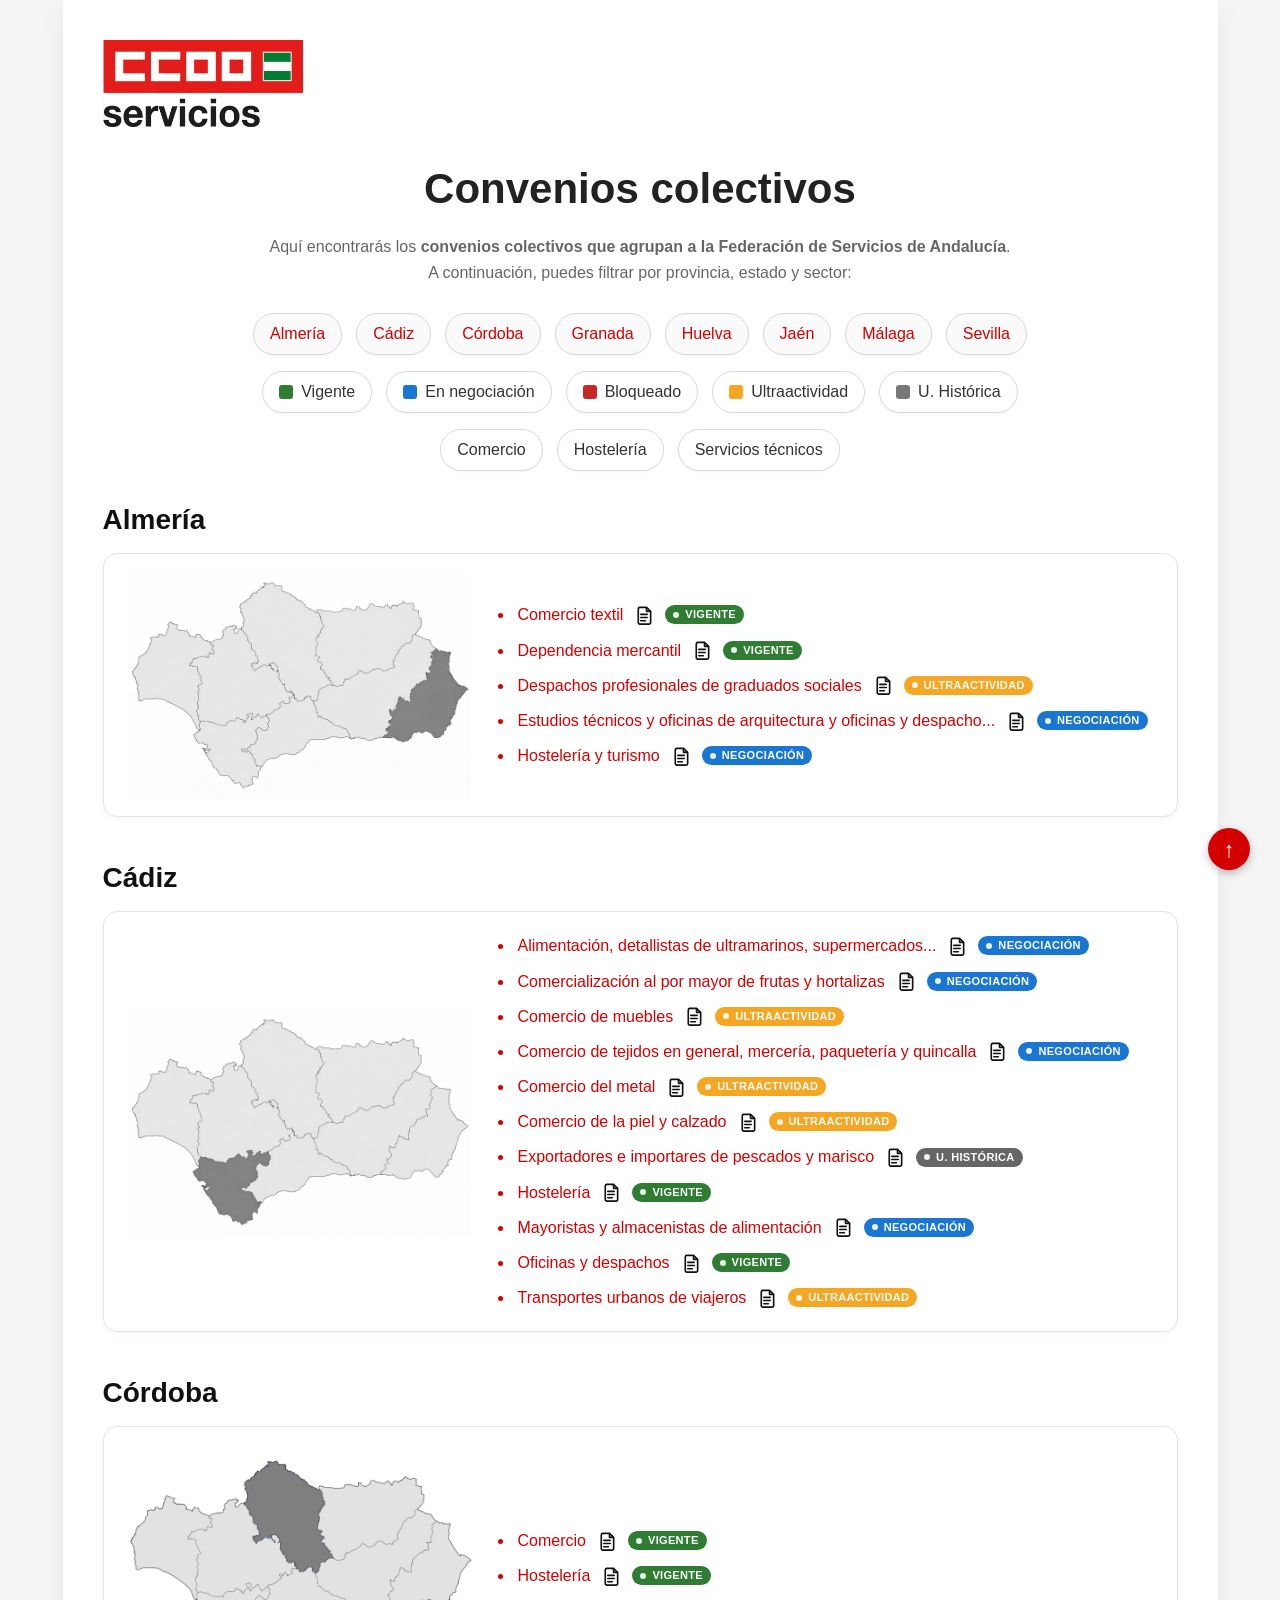
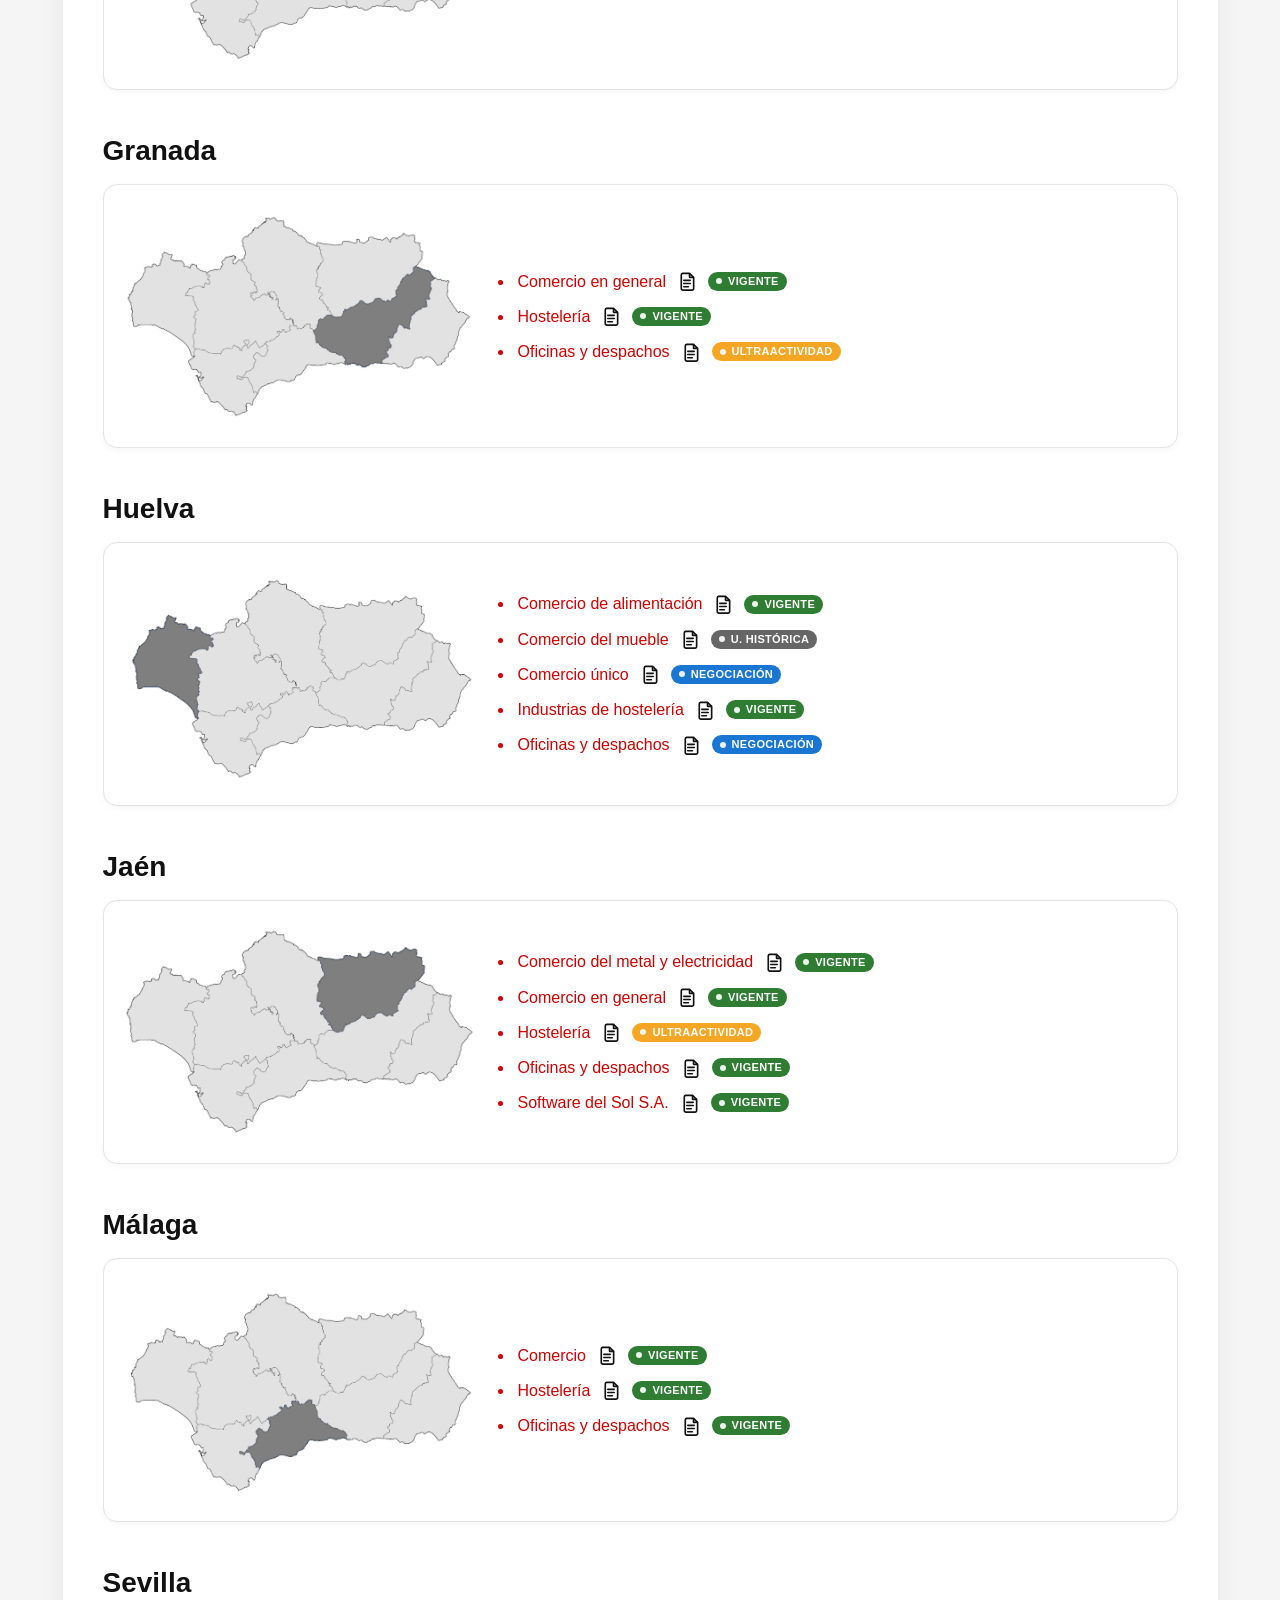
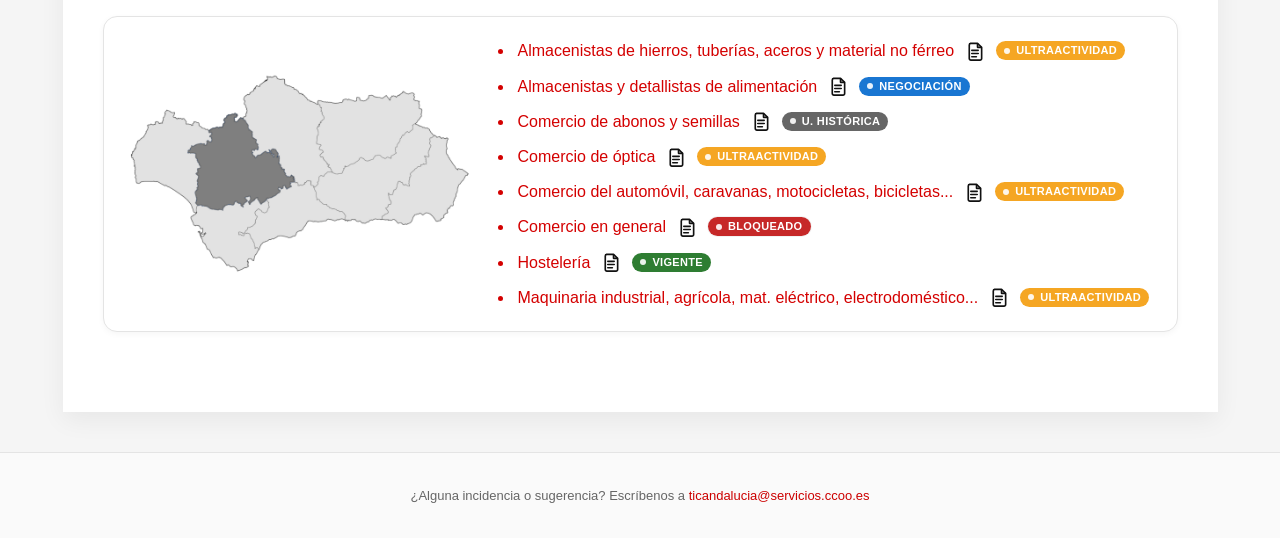
<file: index.html>
<!DOCTYPE html>

<html lang="es">
<head>
<meta charset="utf-8"/>
<meta content="width=device-width, initial-scale=1.0" name="viewport"/>
<title>Convenios colectivos</title>
<meta content="Convenios colectivos provinciales del sector servicios en Andalucía" name="description"/>
<link href="style.css" rel="stylesheet"/>
</head>
<body>
<a aria-label="Volver arriba" class="volver-arriba" href="#">↑</a>
<div class="container">
<img alt="CCOO Servicios Andalucía" class="logo" src="img/ccoo.png"/>
<h1>Convenios colectivos</h1>
<p class="intro">
Aquí encontrarás los <b>convenios colectivos que agrupan a la Federación de Servicios de Andalucía</b>.</br>A continuación, puedes filtrar por provincia, estado y sector:
</p>
<nav aria-label="Filtrar por provincias" class="indice-provincias">
<button class="provincia-filtro" data-provincia="almeria" type="button" title="Filtrar por provincia: Almería">Almería</button>
<button class="provincia-filtro" data-provincia="cadiz" type="button" title="Filtrar por provincia: Cádiz">Cádiz</button>
<button class="provincia-filtro" data-provincia="cordoba" type="button" title="Filtrar por provincia: Córdoba">Córdoba</button>
<button class="provincia-filtro" data-provincia="granada" type="button" title="Filtrar por provincia: Granada">Granada</button>
<button class="provincia-filtro" data-provincia="huelva" type="button" title="Filtrar por provincia: Huelva">Huelva</button>
<button class="provincia-filtro" data-provincia="jaen" type="button" title="Filtrar por provincia: Jaén">Jaén</button>
<button class="provincia-filtro" data-provincia="malaga" type="button" title="Filtrar por provincia: Málaga">Málaga</button>
<button class="provincia-filtro" data-provincia="sevilla" type="button" title="Filtrar por provincia: Sevilla">Sevilla</button>
</nav>
<div aria-label="Filtrar por estado del convenio" class="leyenda-estados">
<button class="estado-item" data-estado="vigente" type="button" title="Filtrar por estado: Vigente">
<span class="badge vigente"></span> Vigente
</button>
<button class="estado-item" data-estado="negociacion" type="button" title="Filtrar por estado: En negociación">
<span class="badge negociacion"></span> En negociación
</button>
<button class="estado-item" data-estado="bloqueado" type="button" title="Filtrar por estado: Bloqueado">
<span class="badge bloqueado"></span> Bloqueado
</button>
<button class="estado-item" data-estado="ultraactividad" type="button" title="Filtrar por estado: Ultraactividad">
<span class="badge ultra"></span> Ultraactividad
</button>
<button class="estado-item" data-estado="caducado" type="button" title="Filtrar por estado: Ultraactividad histórica">
<span class="badge caducado"></span> U. Histórica
</button>
</div>
<div aria-label="Filtrar por sector" class="leyenda-sectores">
<button class="sector-item" data-sector="comercio" type="button" title="Filtrar por sector: Comercio">Comercio</button>
<button class="sector-item" data-sector="hosteleria-turismo" type="button" title="Filtrar por sector: Hostelería">Hostelería</button>
<button class="sector-item" data-sector="servicios-tecnicos" type="button" title="Filtrar por sector: Servicios técnicos">Servicios técnicos</button>
</div>
<h2 id="almeria">Almería</h2>
<div class="provincia" data-provincia="almeria">
<img alt="Mapa de Almería" src="img/almeria.png"/>
<ul>
<li class="convenio vigente" data-codigo="04000115011982"><div class="convenio-cabecera"><a href="https://ccoo.app/convenio/convenio-colectivo-comercio-textil-de-almeria/" title="Información general" target="_blank" rel="noopener">Comercio textil</a><div class="convenio-acciones">
<button aria-label="Detalle" class="icono-accion icono-detalle" title="Detalle" type="button">
<svg aria-hidden="true" viewbox="0 0 24 24">
<path d="M7 3.75h7.75L19.25 8v12.25A1.75 1.75 0 0 1 17.5 22h-10A1.75 1.75 0 0 1 5.75 20.25V5.5A1.75 1.75 0 0 1 7.5 3.75Z" fill="none" stroke="currentColor" stroke-linejoin="round" stroke-width="1.8"></path>
<path d="M14.75 3.75V8h4.5" fill="none" stroke="currentColor" stroke-linejoin="round" stroke-width="1.8"></path>
<path d="M8.5 11.25h7M8.5 14.75h7M8.5 18.25h5" fill="none" stroke="currentColor" stroke-linecap="round" stroke-width="1.8"></path>
</svg>
</button>
</div><span class="estado vigente">VIGENTE</span></div></li>
<li class="convenio vigente" data-codigo="04000175011982"><div class="convenio-cabecera"><a href="https://ccoo.app/convenio/convenio-colectivo-dependencia-mercantil-comercio-de-almeria/" title="Información general" target="_blank" rel="noopener">Dependencia mercantil</a><div class="convenio-acciones">
<button aria-label="Detalle" class="icono-accion icono-detalle" title="Detalle" type="button">
<svg aria-hidden="true" viewbox="0 0 24 24">
<path d="M7 3.75h7.75L19.25 8v12.25A1.75 1.75 0 0 1 17.5 22h-10A1.75 1.75 0 0 1 5.75 20.25V5.5A1.75 1.75 0 0 1 7.5 3.75Z" fill="none" stroke="currentColor" stroke-linejoin="round" stroke-width="1.8"></path>
<path d="M14.75 3.75V8h4.5" fill="none" stroke="currentColor" stroke-linejoin="round" stroke-width="1.8"></path>
<path d="M8.5 11.25h7M8.5 14.75h7M8.5 18.25h5" fill="none" stroke="currentColor" stroke-linecap="round" stroke-width="1.8"></path>
</svg>
</button>
</div><span class="estado vigente">VIGENTE</span></div></li>
<li class="convenio ultraactividad" data-codigo="04000195011982"><div class="convenio-cabecera"><a href="https://ccoo.app/convenio/convenio-colectivo-despachos-profesionales-de-graduados-sociales-de-almeria/" title="Información general" target="_blank" rel="noopener">Despachos profesionales de graduados sociales</a><div class="convenio-acciones">
<button aria-label="Detalle" class="icono-accion icono-detalle" title="Detalle" type="button">
<svg aria-hidden="true" viewbox="0 0 24 24">
<path d="M7 3.75h7.75L19.25 8v12.25A1.75 1.75 0 0 1 17.5 22h-10A1.75 1.75 0 0 1 5.75 20.25V5.5A1.75 1.75 0 0 1 7.5 3.75Z" fill="none" stroke="currentColor" stroke-linejoin="round" stroke-width="1.8"></path>
<path d="M14.75 3.75V8h4.5" fill="none" stroke="currentColor" stroke-linejoin="round" stroke-width="1.8"></path>
<path d="M8.5 11.25h7M8.5 14.75h7M8.5 18.25h5" fill="none" stroke="currentColor" stroke-linecap="round" stroke-width="1.8"></path>
</svg>
</button>
</div><span class="estado ultraactividad" class="estado vigente">ULTRAACTIVIDAD</span></div></li>
<li class="convenio negociacion" data-codigo="04000295011982"><div class="convenio-cabecera"><a href="https://ccoo.app/convenio/convenio-colectivo-estudios-tecnicos-y-oficinas-de-arquitectura-y-oficinas-y-despachos-en-general-de-almeria/" title="Información general" target="_blank" rel="noopener">Estudios técnicos y oficinas de arquitectura y oficinas y despacho...</a><div class="convenio-acciones">
<button aria-label="Detalle" class="icono-accion icono-detalle" title="Detalle" type="button">
<svg aria-hidden="true" viewbox="0 0 24 24">
<path d="M7 3.75h7.75L19.25 8v12.25A1.75 1.75 0 0 1 17.5 22h-10A1.75 1.75 0 0 1 5.75 20.25V5.5A1.75 1.75 0 0 1 7.5 3.75Z" fill="none" stroke="currentColor" stroke-linejoin="round" stroke-width="1.8"></path>
<path d="M14.75 3.75V8h4.5" fill="none" stroke="currentColor" stroke-linejoin="round" stroke-width="1.8"></path>
<path d="M8.5 11.25h7M8.5 14.75h7M8.5 18.25h5" fill="none" stroke="currentColor" stroke-linecap="round" stroke-width="1.8"></path>
</svg>
</button>
</div><span class="estado negociacion">NEGOCIACIÓN</span></div></li>
<li class="convenio negociacion" data-codigo="04000365011982"><div class="convenio-cabecera"><a href="https://ccoo.app/convenio/convenio-colectivo-hosteleria-y-turismo-de-almeria/" title="Información general" target="_blank" rel="noopener">Hostelería y turismo</a><div class="convenio-acciones">
<button aria-label="Detalle" class="icono-accion icono-detalle" title="Detalle" type="button">
<svg aria-hidden="true" viewbox="0 0 24 24">
<path d="M7 3.75h7.75L19.25 8v12.25A1.75 1.75 0 0 1 17.5 22h-10A1.75 1.75 0 0 1 5.75 20.25V5.5A1.75 1.75 0 0 1 7.5 3.75Z" fill="none" stroke="currentColor" stroke-linejoin="round" stroke-width="1.8"></path>
<path d="M14.75 3.75V8h4.5" fill="none" stroke="currentColor" stroke-linejoin="round" stroke-width="1.8"></path>
<path d="M8.5 11.25h7M8.5 14.75h7M8.5 18.25h5" fill="none" stroke="currentColor" stroke-linecap="round" stroke-width="1.8"></path>
</svg>
</button>
</div><span class="estado negociacion">NEGOCIACIÓN</span></div></li>
</ul>
</div>
<h2 id="cadiz">Cádiz</h2>
<div class="provincia" data-provincia="cadiz">
<img alt="Mapa de Cádiz" src="img/cadiz.png"/>
<ul>
<li class="convenio negociacion" data-codigo="11003305012001"><div class="convenio-cabecera"><a href="https://ccoo.app/convenio/convenio-colectivo-alimentacion-detallistas-de-ultramarinos-supermercados-y-autoservicios-de-cadiz/" title="Información general" target="_blank" rel="noopener">Alimentación, detallistas de ultramarinos, supermercados...</a><div class="convenio-acciones">
<button aria-label="Detalle" class="icono-accion icono-detalle" title="Detalle" type="button">
<svg aria-hidden="true" viewbox="0 0 24 24">
<path d="M7 3.75h7.75L19.25 8v12.25A1.75 1.75 0 0 1 17.5 22h-10A1.75 1.75 0 0 1 5.75 20.25V5.5A1.75 1.75 0 0 1 7.5 3.75Z" fill="none" stroke="currentColor" stroke-linejoin="round" stroke-width="1.8"></path>
<path d="M14.75 3.75V8h4.5" fill="none" stroke="currentColor" stroke-linejoin="round" stroke-width="1.8"></path>
<path d="M8.5 11.25h7M8.5 14.75h7M8.5 18.25h5" fill="none" stroke="currentColor" stroke-linecap="round" stroke-width="1.8"></path>
</svg>
</button>
</div><span class="estado negociacion">NEGOCIACIÓN</span></div></li>
<li class="convenio negociacion" data-codigo="11001214011982"><div class="convenio-cabecera"><a href="https://ccoo.app/convenio/convenio-colectivo-comercializacion-al-por-mayor-de-frutas-y-hortalizas-para-cadiz-capital-de-cadiz/" title="Información general" target="_blank" rel="noopener">Comercialización al por mayor de frutas y hortalizas</a><div class="convenio-acciones">
<button aria-label="Detalle" class="icono-accion icono-detalle" title="Detalle" type="button">
<svg aria-hidden="true" viewbox="0 0 24 24">
<path d="M7 3.75h7.75L19.25 8v12.25A1.75 1.75 0 0 1 17.5 22h-10A1.75 1.75 0 0 1 5.75 20.25V5.5A1.75 1.75 0 0 1 7.5 3.75Z" fill="none" stroke="currentColor" stroke-linejoin="round" stroke-width="1.8"></path>
<path d="M14.75 3.75V8h4.5" fill="none" stroke="currentColor" stroke-linejoin="round" stroke-width="1.8"></path>
<path d="M8.5 11.25h7M8.5 14.75h7M8.5 18.25h5" fill="none" stroke="currentColor" stroke-linecap="round" stroke-width="1.8"></path>
</svg>
</button>
</div><span class="estado negociacion">NEGOCIACIÓN</span></div></li>
<li class="convenio ultraactividad" data-codigo="11000985011982"><div class="convenio-cabecera"><a href="https://ccoo.app/convenio/convenio-colectivo-comercio-del-mueble-de-cadiz/" title="Información general" target="_blank" rel="noopener">Comercio de muebles</a><div class="convenio-acciones">
<button aria-label="Detalle" class="icono-accion icono-detalle" title="Detalle" type="button">
<svg aria-hidden="true" viewbox="0 0 24 24">
<path d="M7 3.75h7.75L19.25 8v12.25A1.75 1.75 0 0 1 17.5 22h-10A1.75 1.75 0 0 1 5.75 20.25V5.5A1.75 1.75 0 0 1 7.5 3.75Z" fill="none" stroke="currentColor" stroke-linejoin="round" stroke-width="1.8"></path>
<path d="M14.75 3.75V8h4.5" fill="none" stroke="currentColor" stroke-linejoin="round" stroke-width="1.8"></path>
<path d="M8.5 11.25h7M8.5 14.75h7M8.5 18.25h5" fill="none" stroke="currentColor" stroke-linecap="round" stroke-width="1.8"></path>
</svg>
</button>
</div><span class="estado ultraactividad">ULTRAACTIVIDAD</span></div></li>
<li class="convenio negociacion" data-codigo="11000725011981"><div class="convenio-cabecera"><a href="https://ccoo.app/convenio/convenio-colectivo-comercio-de-tejidos-en-general-merceria-paqueteria-y-quincalla-de-cadiz/" title="Información general" target="_blank" rel="noopener">Comercio de tejidos en general, mercería, paquetería y quincalla</a><div class="convenio-acciones">
<button aria-label="Detalle" class="icono-accion icono-detalle" title="Detalle" type="button">
<svg aria-hidden="true" viewbox="0 0 24 24">
<path d="M7 3.75h7.75L19.25 8v12.25A1.75 1.75 0 0 1 17.5 22h-10A1.75 1.75 0 0 1 5.75 20.25V5.5A1.75 1.75 0 0 1 7.5 3.75Z" fill="none" stroke="currentColor" stroke-linejoin="round" stroke-width="1.8"></path>
<path d="M14.75 3.75V8h4.5" fill="none" stroke="currentColor" stroke-linejoin="round" stroke-width="1.8"></path>
<path d="M8.5 11.25h7M8.5 14.75h7M8.5 18.25h5" fill="none" stroke="currentColor" stroke-linecap="round" stroke-width="1.8"></path>
</svg>
</button>
</div><span class="estado negociacion">NEGOCIACIÓN</span></div></li>
<li class="convenio ultraactividad" data-codigo="11000915011982"><div class="convenio-cabecera"><a href="https://ccoo.app/convenio/convenio-colectivo-comercio-del-metal-de-cadiz/" title="Información general" target="_blank" rel="noopener">Comercio del metal</a><div class="convenio-acciones">
<button aria-label="Detalle" class="icono-accion icono-detalle" title="Detalle" type="button">
<svg aria-hidden="true" viewbox="0 0 24 24">
<path d="M7 3.75h7.75L19.25 8v12.25A1.75 1.75 0 0 1 17.5 22h-10A1.75 1.75 0 0 1 5.75 20.25V5.5A1.75 1.75 0 0 1 7.5 3.75Z" fill="none" stroke="currentColor" stroke-linejoin="round" stroke-width="1.8"></path>
<path d="M14.75 3.75V8h4.5" fill="none" stroke="currentColor" stroke-linejoin="round" stroke-width="1.8"></path>
<path d="M8.5 11.25h7M8.5 14.75h7M8.5 18.25h5" fill="none" stroke="currentColor" stroke-linecap="round" stroke-width="1.8"></path>
</svg>
</button>
</div><span class="estado ultraactividad" class="estado vigente">ULTRAACTIVIDAD</span></div></li>
<li class="convenio ultraactividad" data-codigo="11000475011982"><div class="convenio-cabecera"><a href="https://ccoo.app/convenio/convenio-colectivo-comercio-de-la-piel-y-calzado-de-cadiz/" title="Información general" target="_blank" rel="noopener">Comercio de la piel y calzado</a><div class="convenio-acciones">
<button aria-label="Detalle" class="icono-accion icono-detalle" title="Detalle" type="button">
<svg aria-hidden="true" viewbox="0 0 24 24">
<path d="M7 3.75h7.75L19.25 8v12.25A1.75 1.75 0 0 1 17.5 22h-10A1.75 1.75 0 0 1 5.75 20.25V5.5A1.75 1.75 0 0 1 7.5 3.75Z" fill="none" stroke="currentColor" stroke-linejoin="round" stroke-width="1.8"></path>
<path d="M14.75 3.75V8h4.5" fill="none" stroke="currentColor" stroke-linejoin="round" stroke-width="1.8"></path>
<path d="M8.5 11.25h7M8.5 14.75h7M8.5 18.25h5" fill="none" stroke="currentColor" stroke-linecap="round" stroke-width="1.8"></path>
</svg>
</button>
</div><span class="estado ultraactividad">ULTRAACTIVIDAD</span></div></li>
<li class="convenio caducado" data-codigo="11000694011981"><div class="convenio-cabecera"><span class="texto-caducado">Exportadores e importares de pescados y marisco</span><div class="convenio-acciones">
<button aria-label="Detalle" class="icono-accion icono-detalle" title="Detalle" type="button">
<svg aria-hidden="true" viewbox="0 0 24 24">
<path d="M7 3.75h7.75L19.25 8v12.25A1.75 1.75 0 0 1 17.5 22h-10A1.75 1.75 0 0 1 5.75 20.25V5.5A1.75 1.75 0 0 1 7.5 3.75Z" fill="none" stroke="currentColor" stroke-linejoin="round" stroke-width="1.8"></path>
<path d="M14.75 3.75V8h4.5" fill="none" stroke="currentColor" stroke-linejoin="round" stroke-width="1.8"></path>
<path d="M8.5 11.25h7M8.5 14.75h7M8.5 18.25h5" fill="none" stroke="currentColor" stroke-linecap="round" stroke-width="1.8"></path>
</svg>
</button>
</div><span class="estado caducado">U. HISTÓRICA</span></div></li>
<li class="convenio vigente" data-codigo="11000065011981"><div class="convenio-cabecera"><a href="https://ccoo.app/convenio/convenio-colectivo-hosteleria-de-cadiz/" title="Información general" target="_blank" rel="noopener">Hostelería</a><div class="convenio-acciones">
<button aria-label="Detalle" class="icono-accion icono-detalle" title="Detalle" type="button">
<svg aria-hidden="true" viewbox="0 0 24 24">
<path d="M7 3.75h7.75L19.25 8v12.25A1.75 1.75 0 0 1 17.5 22h-10A1.75 1.75 0 0 1 5.75 20.25V5.5A1.75 1.75 0 0 1 7.5 3.75Z" fill="none" stroke="currentColor" stroke-linejoin="round" stroke-width="1.8"></path>
<path d="M14.75 3.75V8h4.5" fill="none" stroke="currentColor" stroke-linejoin="round" stroke-width="1.8"></path>
<path d="M8.5 11.25h7M8.5 14.75h7M8.5 18.25h5" fill="none" stroke="currentColor" stroke-linecap="round" stroke-width="1.8"></path>
</svg>
</button>
</div><span class="estado vigente">VIGENTE</span></div></li>
<li class="convenio negociacion" data-codigo="11000115011982"><div class="convenio-cabecera"><a href="https://ccoo.app/convenio/convenio-colectivo-mayoristas-y-almacenistas-de-alimentacion-de-cadiz/" title="Información general" target="_blank" rel="noopener">Mayoristas y almacenistas de alimentación</a><div class="convenio-acciones">
<button aria-label="Detalle" class="icono-accion icono-detalle" title="Detalle" type="button">
<svg aria-hidden="true" viewbox="0 0 24 24">
<path d="M7 3.75h7.75L19.25 8v12.25A1.75 1.75 0 0 1 17.5 22h-10A1.75 1.75 0 0 1 5.75 20.25V5.5A1.75 1.75 0 0 1 7.5 3.75Z" fill="none" stroke="currentColor" stroke-linejoin="round" stroke-width="1.8"></path>
<path d="M14.75 3.75V8h4.5" fill="none" stroke="currentColor" stroke-linejoin="round" stroke-width="1.8"></path>
<path d="M8.5 11.25h7M8.5 14.75h7M8.5 18.25h5" fill="none" stroke="currentColor" stroke-linecap="round" stroke-width="1.8"></path>
</svg>
</button>
</div><span class="estado negociacion">NEGOCIACIÓN</span></div></li>
<li class="convenio vigente" data-codigo="11001235011983"><div class="convenio-cabecera"><a href="https://ccoo.app/convenio/convenio-colectivo-oficinas-y-despachos-de-cadiz/" title="Información general" target="_blank" rel="noopener">Oficinas y despachos</a><div class="convenio-acciones">
<button aria-label="Detalle" class="icono-accion icono-detalle" title="Detalle" type="button">
<svg aria-hidden="true" viewbox="0 0 24 24">
<path d="M7 3.75h7.75L19.25 8v12.25A1.75 1.75 0 0 1 17.5 22h-10A1.75 1.75 0 0 1 5.75 20.25V5.5A1.75 1.75 0 0 1 7.5 3.75Z" fill="none" stroke="currentColor" stroke-linejoin="round" stroke-width="1.8"></path>
<path d="M14.75 3.75V8h4.5" fill="none" stroke="currentColor" stroke-linejoin="round" stroke-width="1.8"></path>
<path d="M8.5 11.25h7M8.5 14.75h7M8.5 18.25h5" fill="none" stroke="currentColor" stroke-linecap="round" stroke-width="1.8"></path>
</svg>
</button>
</div><span class="estado vigente">VIGENTE</span></div></li>
<li class="convenio ultraactividad" data-codigo="11100025012013"><div class="convenio-cabecera"><a href="https://ccoo.app/convenio/convenio-colectivo-transportes-urbanos-de-viajeros-de-cadiz/" title="Información general" target="_blank" rel="noopener">Transportes urbanos de viajeros</a><div class="convenio-acciones">
<button aria-label="Detalle" class="icono-accion icono-detalle" title="Detalle" type="button">
<svg aria-hidden="true" viewbox="0 0 24 24">
<path d="M7 3.75h7.75L19.25 8v12.25A1.75 1.75 0 0 1 17.5 22h-10A1.75 1.75 0 0 1 5.75 20.25V5.5A1.75 1.75 0 0 1 7.5 3.75Z" fill="none" stroke="currentColor" stroke-linejoin="round" stroke-width="1.8"></path>
<path d="M14.75 3.75V8h4.5" fill="none" stroke="currentColor" stroke-linejoin="round" stroke-width="1.8"></path>
<path d="M8.5 11.25h7M8.5 14.75h7M8.5 18.25h5" fill="none" stroke="currentColor" stroke-linecap="round" stroke-width="1.8"></path>
</svg>
</button>
</div><span class="estado ultraactividad">ULTRAACTIVIDAD</span></div></li>
</ul>
</div>
<h2 id="cordoba">Córdoba</h2>
<div class="provincia" data-provincia="cordoba">
<img alt="Mapa de Córdoba" src="img/cordoba.png"/>
<ul>
<li class="convenio vigente" data-codigo="14000025011981"><div class="convenio-cabecera"><a href="https://ccoo.app/convenio/convenio-colectivo-comercio-de-cordoba/" title="Información general" target="_blank" rel="noopener">Comercio</a><div class="convenio-acciones">
<button aria-label="Detalle" class="icono-accion icono-detalle" title="Detalle" type="button">
<svg aria-hidden="true" viewbox="0 0 24 24">
<path d="M7 3.75h7.75L19.25 8v12.25A1.75 1.75 0 0 1 17.5 22h-10A1.75 1.75 0 0 1 5.75 20.25V5.5A1.75 1.75 0 0 1 7.5 3.75Z" fill="none" stroke="currentColor" stroke-linejoin="round" stroke-width="1.8"></path>
<path d="M14.75 3.75V8h4.5" fill="none" stroke="currentColor" stroke-linejoin="round" stroke-width="1.8"></path>
<path d="M8.5 11.25h7M8.5 14.75h7M8.5 18.25h5" fill="none" stroke="currentColor" stroke-linecap="round" stroke-width="1.8"></path>
</svg>
</button>
</div><span class="estado vigente">VIGENTE</span></div></li>
<li class="convenio vigente" data-codigo="14000355011982"><div class="convenio-cabecera"><a href="https://ccoo.app/convenio/convenio-colectivo-hosteleria-de-cordoba/" title="Información general" target="_blank" rel="noopener">Hostelería</a><div class="convenio-acciones">
<button aria-label="Detalle" class="icono-accion icono-detalle" title="Detalle" type="button">
<svg aria-hidden="true" viewbox="0 0 24 24">
<path d="M7 3.75h7.75L19.25 8v12.25A1.75 1.75 0 0 1 17.5 22h-10A1.75 1.75 0 0 1 5.75 20.25V5.5A1.75 1.75 0 0 1 7.5 3.75Z" fill="none" stroke="currentColor" stroke-linejoin="round" stroke-width="1.8"></path>
<path d="M14.75 3.75V8h4.5" fill="none" stroke="currentColor" stroke-linejoin="round" stroke-width="1.8"></path>
<path d="M8.5 11.25h7M8.5 14.75h7M8.5 18.25h5" fill="none" stroke="currentColor" stroke-linecap="round" stroke-width="1.8"></path>
</svg>
</button>
</div><span class="estado vigente">VIGENTE</span></div></li>
</ul>
</div>
<h2 id="granada">Granada</h2>
<div class="provincia" data-provincia="granada">
<img alt="Mapa de Granada" src="img/granada.png"/>
<ul>
<li class="convenio vigente" data-codigo="18000185011981"><div class="convenio-cabecera"><a href="https://ccoo.app/convenio/convenio-colectivo-comercio-en-general-de-granada/" title="Información general" target="_blank" rel="noopener">Comercio en general</a><div class="convenio-acciones">
<button aria-label="Detalle" class="icono-accion icono-detalle" title="Detalle" type="button">
<svg aria-hidden="true" viewbox="0 0 24 24">
<path d="M7 3.75h7.75L19.25 8v12.25A1.75 1.75 0 0 1 17.5 22h-10A1.75 1.75 0 0 1 5.75 20.25V5.5A1.75 1.75 0 0 1 7.5 3.75Z" fill="none" stroke="currentColor" stroke-linejoin="round" stroke-width="1.8"></path>
<path d="M14.75 3.75V8h4.5" fill="none" stroke="currentColor" stroke-linejoin="round" stroke-width="1.8"></path>
<path d="M8.5 11.25h7M8.5 14.75h7M8.5 18.25h5" fill="none" stroke="currentColor" stroke-linecap="round" stroke-width="1.8"></path>
</svg>
</button>
</div><span class="estado vigente">VIGENTE</span></div></li>
<li class="convenio vigente" data-codigo="18000185011981"><div class="convenio-cabecera"><a href="https://ccoo.app/convenio/convenio-colectivo-industria-de-hosteleria-de-granada/" title="Información general" target="_blank" rel="noopener">Hostelería</a><div class="convenio-acciones">
<button aria-label="Detalle" class="icono-accion icono-detalle" title="Detalle" type="button">
<svg aria-hidden="true" viewbox="0 0 24 24">
<path d="M7 3.75h7.75L19.25 8v12.25A1.75 1.75 0 0 1 17.5 22h-10A1.75 1.75 0 0 1 5.75 20.25V5.5A1.75 1.75 0 0 1 7.5 3.75Z" fill="none" stroke="currentColor" stroke-linejoin="round" stroke-width="1.8"></path>
<path d="M14.75 3.75V8h4.5" fill="none" stroke="currentColor" stroke-linejoin="round" stroke-width="1.8"></path>
<path d="M8.5 11.25h7M8.5 14.75h7M8.5 18.25h5" fill="none" stroke="currentColor" stroke-linecap="round" stroke-width="1.8"></path>
</svg>
</button>
</div><span class="estado vigente">VIGENTE</span></div></li>
<li class="convenio ultraactividad" data-codigo="18000035011982"><div class="convenio-cabecera"><a href="https://ccoo.app/convenio/convenio-colectivo-oficinas-y-despachos-de-granada/" title="Información general" target="_blank" rel="noopener">Oficinas y despachos</a><div class="convenio-acciones">
<button aria-label="Detalle" class="icono-accion icono-detalle" title="Detalle" type="button">
<svg aria-hidden="true" viewbox="0 0 24 24">
<path d="M7 3.75h7.75L19.25 8v12.25A1.75 1.75 0 0 1 17.5 22h-10A1.75 1.75 0 0 1 5.75 20.25V5.5A1.75 1.75 0 0 1 7.5 3.75Z" fill="none" stroke="currentColor" stroke-linejoin="round" stroke-width="1.8"></path>
<path d="M14.75 3.75V8h4.5" fill="none" stroke="currentColor" stroke-linejoin="round" stroke-width="1.8"></path>
<path d="M8.5 11.25h7M8.5 14.75h7M8.5 18.25h5" fill="none" stroke="currentColor" stroke-linecap="round" stroke-width="1.8"></path>
</svg>
</button>
</div><span class="estado ultraactividad">ULTRAACTIVIDAD</span></div></li>
</ul>
</div>
<h2 id="huelva">Huelva</h2>
<div class="provincia" data-provincia="huelva">
<img alt="Mapa de Huelva" src="img/huelva.png"/>
<ul>
<li class="convenio vigente" data-codigo="21000575011981"><div class="convenio-cabecera"><a href="https://ccoo.app/convenio/convenio-colectivo-comercio-de-alimentacion-de-huelva/" title="Información general" target="_blank" rel="noopener">Comercio de alimentación</a><div class="convenio-acciones">
<button aria-label="Detalle" class="icono-accion icono-detalle" title="Detalle" type="button">
<svg aria-hidden="true" viewbox="0 0 24 24">
<path d="M7 3.75h7.75L19.25 8v12.25A1.75 1.75 0 0 1 17.5 22h-10A1.75 1.75 0 0 1 5.75 20.25V5.5A1.75 1.75 0 0 1 7.5 3.75Z" fill="none" stroke="currentColor" stroke-linejoin="round" stroke-width="1.8"></path>
<path d="M14.75 3.75V8h4.5" fill="none" stroke="currentColor" stroke-linejoin="round" stroke-width="1.8"></path>
<path d="M8.5 11.25h7M8.5 14.75h7M8.5 18.25h5" fill="none" stroke="currentColor" stroke-linecap="round" stroke-width="1.8"></path>
</svg>
</button>
</div><span class="estado vigente">VIGENTE</span></div></li>
<li class="convenio caducado" data-codigo="21000235011981"><div class="convenio-cabecera"><a href="https://ccoo.app/convenio/convenio-colectivo-comercio-del-mueble-de-huelva/" title="Información general" target="_blank" rel="noopener">Comercio del mueble</a><div class="convenio-acciones">
<button aria-label="Detalle" class="icono-accion icono-detalle" title="Detalle" type="button">
<svg aria-hidden="true" viewbox="0 0 24 24">
<path d="M7 3.75h7.75L19.25 8v12.25A1.75 1.75 0 0 1 17.5 22h-10A1.75 1.75 0 0 1 5.75 20.25V5.5A1.75 1.75 0 0 1 7.5 3.75Z" fill="none" stroke="currentColor" stroke-linejoin="round" stroke-width="1.8"></path>
<path d="M14.75 3.75V8h4.5" fill="none" stroke="currentColor" stroke-linejoin="round" stroke-width="1.8"></path>
<path d="M8.5 11.25h7M8.5 14.75h7M8.5 18.25h5" fill="none" stroke="currentColor" stroke-linecap="round" stroke-width="1.8"></path>
</svg>
</button>
</div><span class="estado caducado">U. HISTÓRICA</span></div></li>
<li class="convenio negociacion" data-codigo="21001905012002"><div class="convenio-cabecera"><a href="https://ccoo.app/convenio/convenio-colectivo-comercio-unico-de-huelva/" title="Información general" target="_blank" rel="noopener">Comercio único</a><div class="convenio-acciones">
<button aria-label="Detalle" class="icono-accion icono-detalle" title="Detalle" type="button">
<svg aria-hidden="true" viewbox="0 0 24 24">
<path d="M7 3.75h7.75L19.25 8v12.25A1.75 1.75 0 0 1 17.5 22h-10A1.75 1.75 0 0 1 5.75 20.25V5.5A1.75 1.75 0 0 1 7.5 3.75Z" fill="none" stroke="currentColor" stroke-linejoin="round" stroke-width="1.8"></path>
<path d="M14.75 3.75V8h4.5" fill="none" stroke="currentColor" stroke-linejoin="round" stroke-width="1.8"></path>
<path d="M8.5 11.25h7M8.5 14.75h7M8.5 18.25h5" fill="none" stroke="currentColor" stroke-linecap="round" stroke-width="1.8"></path>
</svg>
</button>
</div><span class="estado negociacion">NEGOCIACIÓN</span></div></li>
<li class="convenio vigente" data-codigo="21000585011981"><div class="convenio-cabecera"><a href="https://ccoo.app/convenio/convenio-colectivo-industrias-de-hosteleria-de-huelva/" title="Información general" target="_blank" rel="noopener">Industrias de hostelería</a><div class="convenio-acciones">
<button aria-label="Detalle" class="icono-accion icono-detalle" title="Detalle" type="button">
<svg aria-hidden="true" viewbox="0 0 24 24">
<path d="M7 3.75h7.75L19.25 8v12.25A1.75 1.75 0 0 1 17.5 22h-10A1.75 1.75 0 0 1 5.75 20.25V5.5A1.75 1.75 0 0 1 7.5 3.75Z" fill="none" stroke="currentColor" stroke-linejoin="round" stroke-width="1.8"></path>
<path d="M14.75 3.75V8h4.5" fill="none" stroke="currentColor" stroke-linejoin="round" stroke-width="1.8"></path>
<path d="M8.5 11.25h7M8.5 14.75h7M8.5 18.25h5" fill="none" stroke="currentColor" stroke-linecap="round" stroke-width="1.8"></path>
</svg>
</button>
</div><span class="estado vigente">VIGENTE</span></div></li>
<li class="convenio negociacion" data-codigo="21001595011998"><div class="convenio-cabecera"><a href="https://ccoo.app/convenio/convenio-colectivo-oficinas-y-despachos-de-huelva/" title="Información general" target="_blank" rel="noopener">Oficinas y despachos</a><div class="convenio-acciones">
<button aria-label="Detalle" class="icono-accion icono-detalle" title="Detalle" type="button">
<svg aria-hidden="true" viewbox="0 0 24 24">
<path d="M7 3.75h7.75L19.25 8v12.25A1.75 1.75 0 0 1 17.5 22h-10A1.75 1.75 0 0 1 5.75 20.25V5.5A1.75 1.75 0 0 1 7.5 3.75Z" fill="none" stroke="currentColor" stroke-linejoin="round" stroke-width="1.8"></path>
<path d="M14.75 3.75V8h4.5" fill="none" stroke="currentColor" stroke-linejoin="round" stroke-width="1.8"></path>
<path d="M8.5 11.25h7M8.5 14.75h7M8.5 18.25h5" fill="none" stroke="currentColor" stroke-linecap="round" stroke-width="1.8"></path>
</svg>
</button>
</div><span class="estado negociacion">NEGOCIACIÓN</span></div></li>
</ul>
</div>
<h2 id="jaen">Jaén</h2>
<div class="provincia" data-provincia="jaen">
<img alt="Mapa de Jaén" src="img/jaen.png"/>
<ul>
<li class="convenio vigente" data-codigo="23000325011984"><div class="convenio-cabecera"><a href="https://ccoo.app/convenio/convenio-colectivo-comercio-del-metal-y-electricidad-de-jaen/" title="Información general" target="_blank" rel="noopener">Comercio del metal y electricidad</a><div class="convenio-acciones">
<button aria-label="Detalle" class="icono-accion icono-detalle" title="Detalle" type="button">
<svg aria-hidden="true" viewbox="0 0 24 24">
<path d="M7 3.75h7.75L19.25 8v12.25A1.75 1.75 0 0 1 17.5 22h-10A1.75 1.75 0 0 1 5.75 20.25V5.5A1.75 1.75 0 0 1 7.5 3.75Z" fill="none" stroke="currentColor" stroke-linejoin="round" stroke-width="1.8"></path>
<path d="M14.75 3.75V8h4.5" fill="none" stroke="currentColor" stroke-linejoin="round" stroke-width="1.8"></path>
<path d="M8.5 11.25h7M8.5 14.75h7M8.5 18.25h5" fill="none" stroke="currentColor" stroke-linecap="round" stroke-width="1.8"></path>
</svg>
</button>
</div><span class="estado vigente">VIGENTE</span></div></li>
<li class="convenio vigente" data-codigo="23101495012017"><div class="convenio-cabecera"><a href="https://ccoo.app/convenio/convenio-colectivo-comercio-en-general-de-jaen/" title="Información general" target="_blank" rel="noopener">Comercio en general</a><div class="convenio-acciones">
<button aria-label="Detalle" class="icono-accion icono-detalle" title="Detalle" type="button">
<svg aria-hidden="true" viewbox="0 0 24 24">
<path d="M7 3.75h7.75L19.25 8v12.25A1.75 1.75 0 0 1 17.5 22h-10A1.75 1.75 0 0 1 5.75 20.25V5.5A1.75 1.75 0 0 1 7.5 3.75Z" fill="none" stroke="currentColor" stroke-linejoin="round" stroke-width="1.8"></path>
<path d="M14.75 3.75V8h4.5" fill="none" stroke="currentColor" stroke-linejoin="round" stroke-width="1.8"></path>
<path d="M8.5 11.25h7M8.5 14.75h7M8.5 18.25h5" fill="none" stroke="currentColor" stroke-linecap="round" stroke-width="1.8"></path>
</svg>
</button>
</div><span class="estado vigente">VIGENTE</span></div></li>
<li class="convenio ultraactividad" data-codigo="23000425011983"><div class="convenio-cabecera"><a href="https://ccoo.app/convenio/convenio-colectivo-hosteleria-de-jaen/" title="Información general" target="_blank" rel="noopener">Hostelería</a><div class="convenio-acciones">
<button aria-label="Detalle" class="icono-accion icono-detalle" title="Detalle" type="button">
<svg aria-hidden="true" viewbox="0 0 24 24">
<path d="M7 3.75h7.75L19.25 8v12.25A1.75 1.75 0 0 1 17.5 22h-10A1.75 1.75 0 0 1 5.75 20.25V5.5A1.75 1.75 0 0 1 7.5 3.75Z" fill="none" stroke="currentColor" stroke-linejoin="round" stroke-width="1.8"></path>
<path d="M14.75 3.75V8h4.5" fill="none" stroke="currentColor" stroke-linejoin="round" stroke-width="1.8"></path>
<path d="M8.5 11.25h7M8.5 14.75h7M8.5 18.25h5" fill="none" stroke="currentColor" stroke-linecap="round" stroke-width="1.8"></path>
</svg>
</button>
</div><span class="estado ultraactividad">ULTRAACTIVIDAD</span></div></li>
<li class="convenio vigente" data-codigo="23000245011981"><div class="convenio-cabecera"><a href="https://ccoo.app/convenio/convenio-colectivo-oficinas-y-despachos-de-jaen/" title="Información general" target="_blank" rel="noopener">Oficinas y despachos</a><div class="convenio-acciones">
<button aria-label="Detalle" class="icono-accion icono-detalle" title="Detalle" type="button">
<svg aria-hidden="true" viewbox="0 0 24 24">
<path d="M7 3.75h7.75L19.25 8v12.25A1.75 1.75 0 0 1 17.5 22h-10A1.75 1.75 0 0 1 5.75 20.25V5.5A1.75 1.75 0 0 1 7.5 3.75Z" fill="none" stroke="currentColor" stroke-linejoin="round" stroke-width="1.8"></path>
<path d="M14.75 3.75V8h4.5" fill="none" stroke="currentColor" stroke-linejoin="round" stroke-width="1.8"></path>
<path d="M8.5 11.25h7M8.5 14.75h7M8.5 18.25h5" fill="none" stroke="currentColor" stroke-linecap="round" stroke-width="1.8"></path>
</svg>
</button>
</div><span class="estado vigente">VIGENTE</span></div></li>
<li class="convenio vigente" data-codigo="23101544012017"><div class="convenio-cabecera"><a href="https://bop.dipujaen.es/descargarws.dip?fechaBoletin=2024-08-12&amp;numeroEdicto=3450&amp;ejercicioBop=2024&amp;tipo=bop&amp;anioExpedienteEdicto=2024" title="Información general" target="_blank" rel="noopener">Software del Sol S.A.</a><div class="convenio-acciones">
<button aria-label="Detalle" class="icono-accion icono-detalle" title="Detalle" type="button">
<svg aria-hidden="true" viewbox="0 0 24 24">
<path d="M7 3.75h7.75L19.25 8v12.25A1.75 1.75 0 0 1 17.5 22h-10A1.75 1.75 0 0 1 5.75 20.25V5.5A1.75 1.75 0 0 1 7.5 3.75Z" fill="none" stroke="currentColor" stroke-linejoin="round" stroke-width="1.8"></path>
<path d="M14.75 3.75V8h4.5" fill="none" stroke="currentColor" stroke-linejoin="round" stroke-width="1.8"></path>
<path d="M8.5 11.25h7M8.5 14.75h7M8.5 18.25h5" fill="none" stroke="currentColor" stroke-linecap="round" stroke-width="1.8"></path>
</svg>
</button>
</div><span class="estado vigente">VIGENTE</span></div></li>
</ul>
</div>
<h2 id="malaga">Málaga</h2>
<div class="provincia" data-provincia="malaga">
<img alt="Mapa de Málaga" src="img/malaga.png"/>
<ul>
<li class="convenio vigente" data-codigo="29004865011992"><div class="convenio-cabecera"><a href="https://ccoo.app/convenio/convenio-colectivo-comercio-en-general-de-malaga/" title="Información general" target="_blank" rel="noopener">Comercio</a><div class="convenio-acciones">
<button aria-label="Detalle" class="icono-accion icono-detalle" title="Detalle" type="button">
<svg aria-hidden="true" viewbox="0 0 24 24">
<path d="M7 3.75h7.75L19.25 8v12.25A1.75 1.75 0 0 1 17.5 22h-10A1.75 1.75 0 0 1 5.75 20.25V5.5A1.75 1.75 0 0 1 7.5 3.75Z" fill="none" stroke="currentColor" stroke-linejoin="round" stroke-width="1.8"></path>
<path d="M14.75 3.75V8h4.5" fill="none" stroke="currentColor" stroke-linejoin="round" stroke-width="1.8"></path>
<path d="M8.5 11.25h7M8.5 14.75h7M8.5 18.25h5" fill="none" stroke="currentColor" stroke-linecap="round" stroke-width="1.8"></path>
</svg>
</button>
</div><span class="estado vigente">VIGENTE</span></div></li>
<li class="convenio vigente" data-codigo="29000945011981"><div class="convenio-cabecera"><a href="https://ccoo.app/convenio/convenio-colectivo-hosteleria-de-malaga/" title="Información general" target="_blank" rel="noopener">Hostelería</a><div class="convenio-acciones">
<button aria-label="Detalle" class="icono-accion icono-detalle" title="Detalle" type="button">
<svg aria-hidden="true" viewbox="0 0 24 24">
<path d="M7 3.75h7.75L19.25 8v12.25A1.75 1.75 0 0 1 17.5 22h-10A1.75 1.75 0 0 1 5.75 20.25V5.5A1.75 1.75 0 0 1 7.5 3.75Z" fill="none" stroke="currentColor" stroke-linejoin="round" stroke-width="1.8"></path>
<path d="M14.75 3.75V8h4.5" fill="none" stroke="currentColor" stroke-linejoin="round" stroke-width="1.8"></path>
<path d="M8.5 11.25h7M8.5 14.75h7M8.5 18.25h5" fill="none" stroke="currentColor" stroke-linecap="round" stroke-width="1.8"></path>
</svg>
</button>
</div><span class="estado vigente">VIGENTE</span></div></li>
<li class="convenio vigente" data-codigo="29001195011981"><div class="convenio-cabecera"><a href="https://ccoo.app/convenio/convenio-colectivo-oficinas-y-despachos-de-malaga/" title="Información general" target="_blank" rel="noopener">Oficinas y despachos</a><div class="convenio-acciones">
<button aria-label="Detalle" class="icono-accion icono-detalle" title="Detalle" type="button">
<svg aria-hidden="true" viewbox="0 0 24 24">
<path d="M7 3.75h7.75L19.25 8v12.25A1.75 1.75 0 0 1 17.5 22h-10A1.75 1.75 0 0 1 5.75 20.25V5.5A1.75 1.75 0 0 1 7.5 3.75Z" fill="none" stroke="currentColor" stroke-linejoin="round" stroke-width="1.8"></path>
<path d="M14.75 3.75V8h4.5" fill="none" stroke="currentColor" stroke-linejoin="round" stroke-width="1.8"></path>
<path d="M8.5 11.25h7M8.5 14.75h7M8.5 18.25h5" fill="none" stroke="currentColor" stroke-linecap="round" stroke-width="1.8"></path>
</svg>
</button>
</div><span class="estado vigente">VIGENTE</span></div></li>
</ul>
</div>
<h2 id="sevilla">Sevilla</h2>
<div class="provincia" data-provincia="sevilla">
<img alt="Mapa de Sevilla" src="img/sevilla.png"/>
<ul>
<li class="convenio ultraactividad" data-codigo="41000085011981"><div class="convenio-cabecera"><a href="https://ccoo.app/convenio/convenio-colectivo-almacenistas-de-hierros-tuberias-aceros-y-material-no-ferreo-de-sevilla/" title="Información general" target="_blank" rel="noopener">Almacenistas de hierros, tuberías, aceros y material no férreo</a><div class="convenio-acciones">
<button aria-label="Detalle" class="icono-accion icono-detalle" title="Detalle" type="button">
<svg aria-hidden="true" viewbox="0 0 24 24">
<path d="M7 3.75h7.75L19.25 8v12.25A1.75 1.75 0 0 1 17.5 22h-10A1.75 1.75 0 0 1 5.75 20.25V5.5A1.75 1.75 0 0 1 7.5 3.75Z" fill="none" stroke="currentColor" stroke-linejoin="round" stroke-width="1.8"></path>
<path d="M14.75 3.75V8h4.5" fill="none" stroke="currentColor" stroke-linejoin="round" stroke-width="1.8"></path>
<path d="M8.5 11.25h7M8.5 14.75h7M8.5 18.25h5" fill="none" stroke="currentColor" stroke-linecap="round" stroke-width="1.8"></path>
</svg>
</button>
</div><span class="estado ultraactividad">ULTRAACTIVIDAD</span></div></li>
<li class="convenio negociacion" data-codigo="41000105011982"><div class="convenio-cabecera"><a href="https://ccoo.app/convenio/convenio-colectivo-almacenistas-y-detallistas-de-alimentacion-de-sevilla/" title="Información general" target="_blank" rel="noopener">Almacenistas y detallistas de alimentación</a><div class="convenio-acciones">
<button aria-label="Detalle" class="icono-accion icono-detalle" title="Detalle" type="button">
<svg aria-hidden="true" viewbox="0 0 24 24">
<path d="M7 3.75h7.75L19.25 8v12.25A1.75 1.75 0 0 1 17.5 22h-10A1.75 1.75 0 0 1 5.75 20.25V5.5A1.75 1.75 0 0 1 7.5 3.75Z" fill="none" stroke="currentColor" stroke-linejoin="round" stroke-width="1.8"></path>
<path d="M14.75 3.75V8h4.5" fill="none" stroke="currentColor" stroke-linejoin="round" stroke-width="1.8"></path>
<path d="M8.5 11.25h7M8.5 14.75h7M8.5 18.25h5" fill="none" stroke="currentColor" stroke-linecap="round" stroke-width="1.8"></path>
</svg>
</button>
</div><span class="estado negociacion">NEGOCIACIÓN</span></div></li>
<li class="convenio caducado" data-codigo="41000745011982"><div class="convenio-cabecera"><a href="https://ccoo.app/convenio/convenio-colectivo-comercio-de-abonos-y-semillas-de-sevilla/" title="Información general" target="_blank" rel="noopener">Comercio de abonos y semillas</a><div class="convenio-acciones">
<button aria-label="Detalle" class="icono-accion icono-detalle" title="Detalle" type="button">
<svg aria-hidden="true" viewbox="0 0 24 24">
<path d="M7 3.75h7.75L19.25 8v12.25A1.75 1.75 0 0 1 17.5 22h-10A1.75 1.75 0 0 1 5.75 20.25V5.5A1.75 1.75 0 0 1 7.5 3.75Z" fill="none" stroke="currentColor" stroke-linejoin="round" stroke-width="1.8"></path>
<path d="M14.75 3.75V8h4.5" fill="none" stroke="currentColor" stroke-linejoin="round" stroke-width="1.8"></path>
<path d="M8.5 11.25h7M8.5 14.75h7M8.5 18.25h5" fill="none" stroke="currentColor" stroke-linecap="round" stroke-width="1.8"></path>
</svg>
</button>
</div><span class="estado caducado">U. HISTÓRICA</span></div></li>
<li class="convenio ultraactividad" data-codigo="41000785011981"><div class="convenio-cabecera"><a href="https://www.juntadeandalucia.es/empleoformacionytrabajoautonomo/mapaNegociacionColectiva/descargarDocumento?uuid=9405405e-18c9-11e0-ac8a-e16fb8d28fcc" title="Información general" target="_blank" rel="noopener">Comercio de óptica</a><div class="convenio-acciones">
<button aria-label="Detalle" class="icono-accion icono-detalle" title="Detalle" type="button">
<svg aria-hidden="true" viewbox="0 0 24 24">
<path d="M7 3.75h7.75L19.25 8v12.25A1.75 1.75 0 0 1 17.5 22h-10A1.75 1.75 0 0 1 5.75 20.25V5.5A1.75 1.75 0 0 1 7.5 3.75Z" fill="none" stroke="currentColor" stroke-linejoin="round" stroke-width="1.8"></path>
<path d="M14.75 3.75V8h4.5" fill="none" stroke="currentColor" stroke-linejoin="round" stroke-width="1.8"></path>
<path d="M8.5 11.25h7M8.5 14.75h7M8.5 18.25h5" fill="none" stroke="currentColor" stroke-linecap="round" stroke-width="1.8"></path>
</svg>
</button>
</div><span class="estado ultraactividad">ULTRAACTIVIDAD</span></div></li>
<li class="convenio ultraactividad" data-codigo="41000815011981"><div class="convenio-cabecera"><a href="https://ccoo.app/convenio/convenio-colectivo-comercio-del-automovil-motocicletas-bicicletas-y-sus-accesorios-de-sevilla/" title="Información general" target="_blank" rel="noopener">Comercio del automóvil, caravanas, motocicletas, bicicletas...</a><div class="convenio-acciones">
<button aria-label="Detalle" class="icono-accion icono-detalle" title="Detalle" type="button">
<svg aria-hidden="true" viewbox="0 0 24 24">
<path d="M7 3.75h7.75L19.25 8v12.25A1.75 1.75 0 0 1 17.5 22h-10A1.75 1.75 0 0 1 5.75 20.25V5.5A1.75 1.75 0 0 1 7.5 3.75Z" fill="none" stroke="currentColor" stroke-linejoin="round" stroke-width="1.8"></path>
<path d="M14.75 3.75V8h4.5" fill="none" stroke="currentColor" stroke-linejoin="round" stroke-width="1.8"></path>
<path d="M8.5 11.25h7M8.5 14.75h7M8.5 18.25h5" fill="none" stroke="currentColor" stroke-linecap="round" stroke-width="1.8"></path>
</svg>
</button>
</div><span class="estado ultraactividad">ULTRAACTIVIDAD</span></div></li>
<li class="convenio bloqueado" data-codigo="41003455011998"><div class="convenio-cabecera"><a href="https://ccoo.app/convenio/convenio-colectivo-comercio-en-general-de-sevilla/" title="Información general" target="_blank" rel="noopener">Comercio en general</a><div class="convenio-acciones">
<button aria-label="Detalle" class="icono-accion icono-detalle" title="Detalle" type="button">
<svg aria-hidden="true" viewbox="0 0 24 24">
<path d="M7 3.75h7.75L19.25 8v12.25A1.75 1.75 0 0 1 17.5 22h-10A1.75 1.75 0 0 1 5.75 20.25V5.5A1.75 1.75 0 0 1 7.5 3.75Z" fill="none" stroke="currentColor" stroke-linejoin="round" stroke-width="1.8"></path>
<path d="M14.75 3.75V8h4.5" fill="none" stroke="currentColor" stroke-linejoin="round" stroke-width="1.8"></path>
<path d="M8.5 11.25h7M8.5 14.75h7M8.5 18.25h5" fill="none" stroke="currentColor" stroke-linecap="round" stroke-width="1.8"></path>
</svg>
</button>
</div><span class="estado bloqueado">BLOQUEADO</span></div></li>
<li class="convenio vigente" data-codigo="41001465011981"><div class="convenio-cabecera"><a href="https://ccoo.app/convenio/convenio-colectivo-hosteleria-de-sevilla/" title="Información general" target="_blank" rel="noopener">Hostelería</a><div class="convenio-acciones">
<button aria-label="Detalle" class="icono-accion icono-detalle" title="Detalle" type="button">
<svg aria-hidden="true" viewbox="0 0 24 24">
<path d="M7 3.75h7.75L19.25 8v12.25A1.75 1.75 0 0 1 17.5 22h-10A1.75 1.75 0 0 1 5.75 20.25V5.5A1.75 1.75 0 0 1 7.5 3.75Z" fill="none" stroke="currentColor" stroke-linejoin="round" stroke-width="1.8"></path>
<path d="M14.75 3.75V8h4.5" fill="none" stroke="currentColor" stroke-linejoin="round" stroke-width="1.8"></path>
<path d="M8.5 11.25h7M8.5 14.75h7M8.5 18.25h5" fill="none" stroke="currentColor" stroke-linecap="round" stroke-width="1.8"></path>
</svg>
</button>
</div><span class="estado vigente">VIGENTE</span></div></li>
<li class="convenio ultraactividad" data-codigo="41000765011981"><div class="convenio-cabecera"><a href="https://ccoo.app/convenio/convenio-colectivo-comercio-maquinaria-ind-agricola-mat-electrico-electrodomesticos-oficinas-de-sevilla/" title="Información general" target="_blank" rel="noopener">Maquinaria industrial, agrícola, mat. eléctrico, electrodoméstico...</a><div class="convenio-acciones">
<button aria-label="Detalle" class="icono-accion icono-detalle" title="Detalle" type="button">
<svg aria-hidden="true" viewbox="0 0 24 24">
<path d="M7 3.75h7.75L19.25 8v12.25A1.75 1.75 0 0 1 17.5 22h-10A1.75 1.75 0 0 1 5.75 20.25V5.5A1.75 1.75 0 0 1 7.5 3.75Z" fill="none" stroke="currentColor" stroke-linejoin="round" stroke-width="1.8"></path>
<path d="M14.75 3.75V8h4.5" fill="none" stroke="currentColor" stroke-linejoin="round" stroke-width="1.8"></path>
<path d="M8.5 11.25h7M8.5 14.75h7M8.5 18.25h5" fill="none" stroke="currentColor" stroke-linecap="round" stroke-width="1.8"></path>
</svg>
</button>
</div><span class="estado ultraactividad">ULTRAACTIVIDAD</span></div></li>
</ul>
</div>
</div>
<script src="filtros.js"></script>
</body>
<footer class="footer">
  <p>
    ¿Alguna incidencia o sugerencia? Escríbenos a
    <a href="mailto:ticandalucia@servicios.ccoo.es">
      ticandalucia@servicios.ccoo.es
    </a>
  </p>
</footer>
</html>
</file>
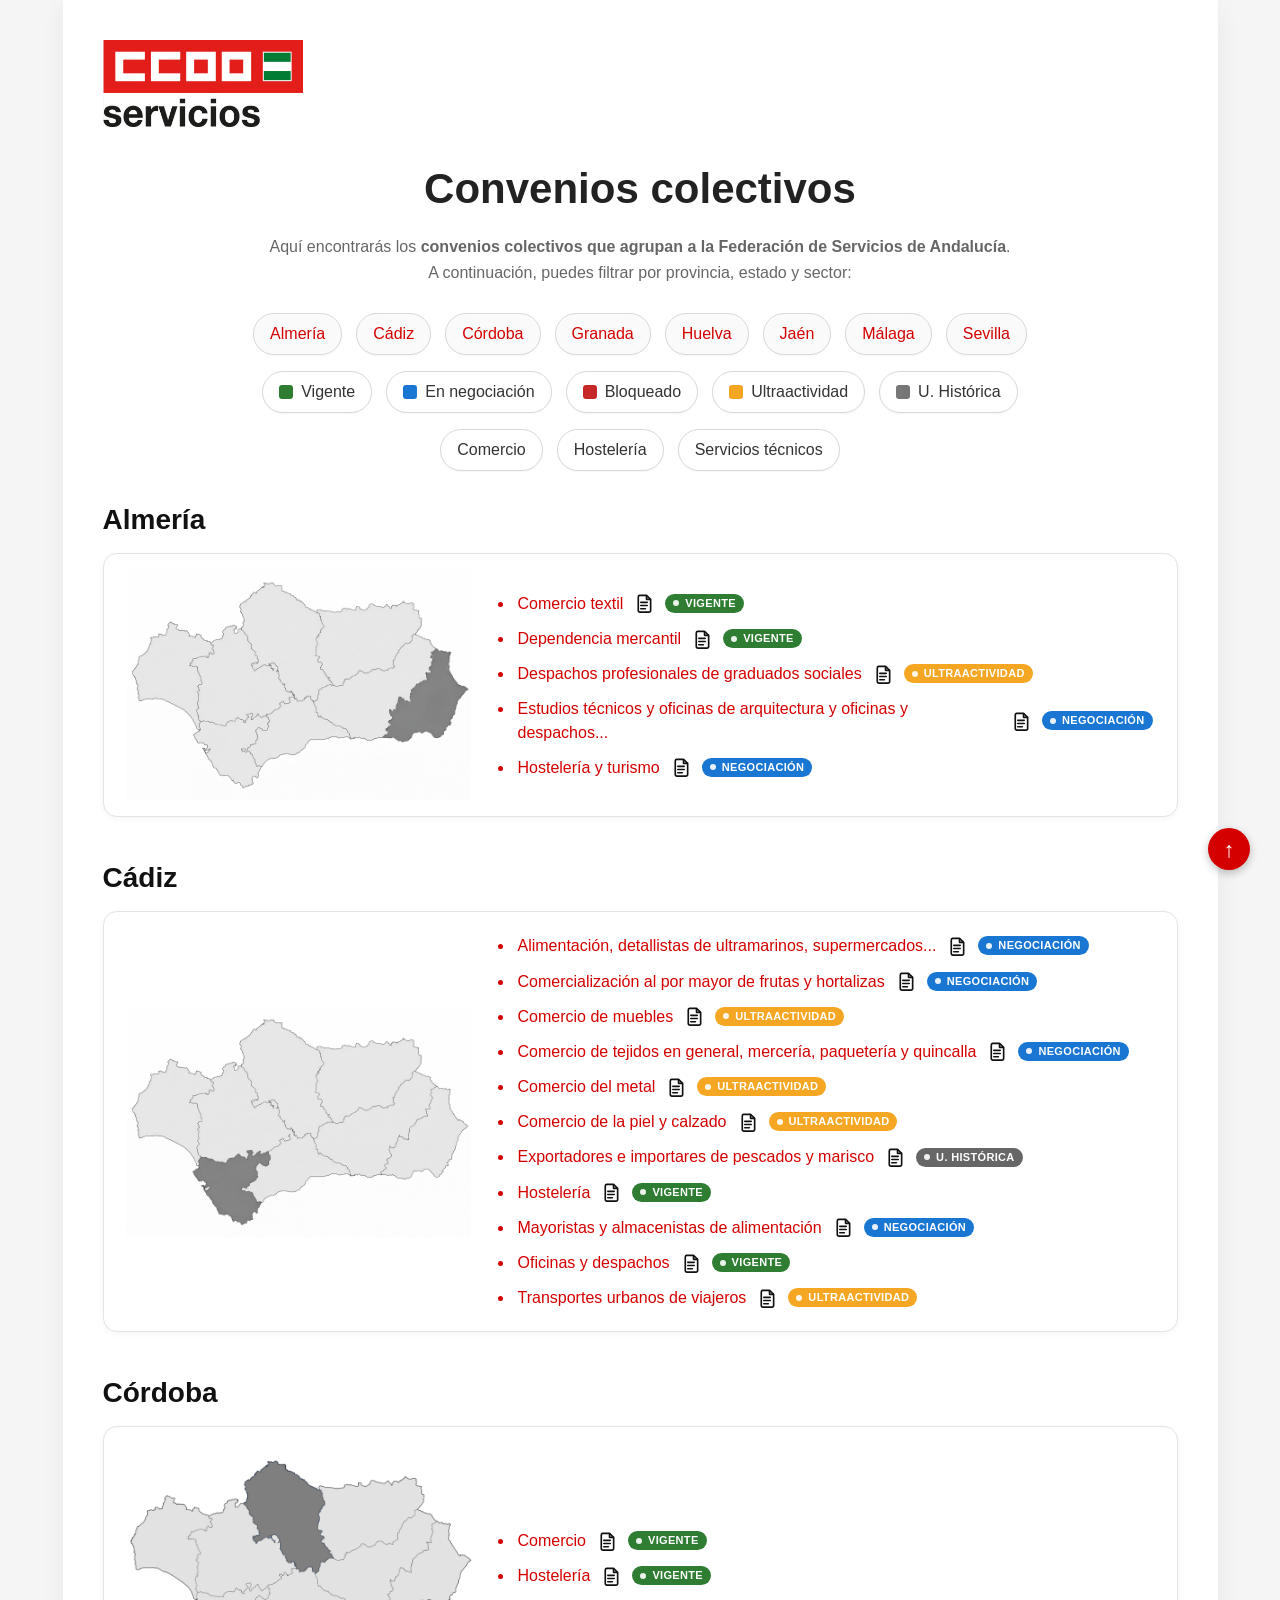
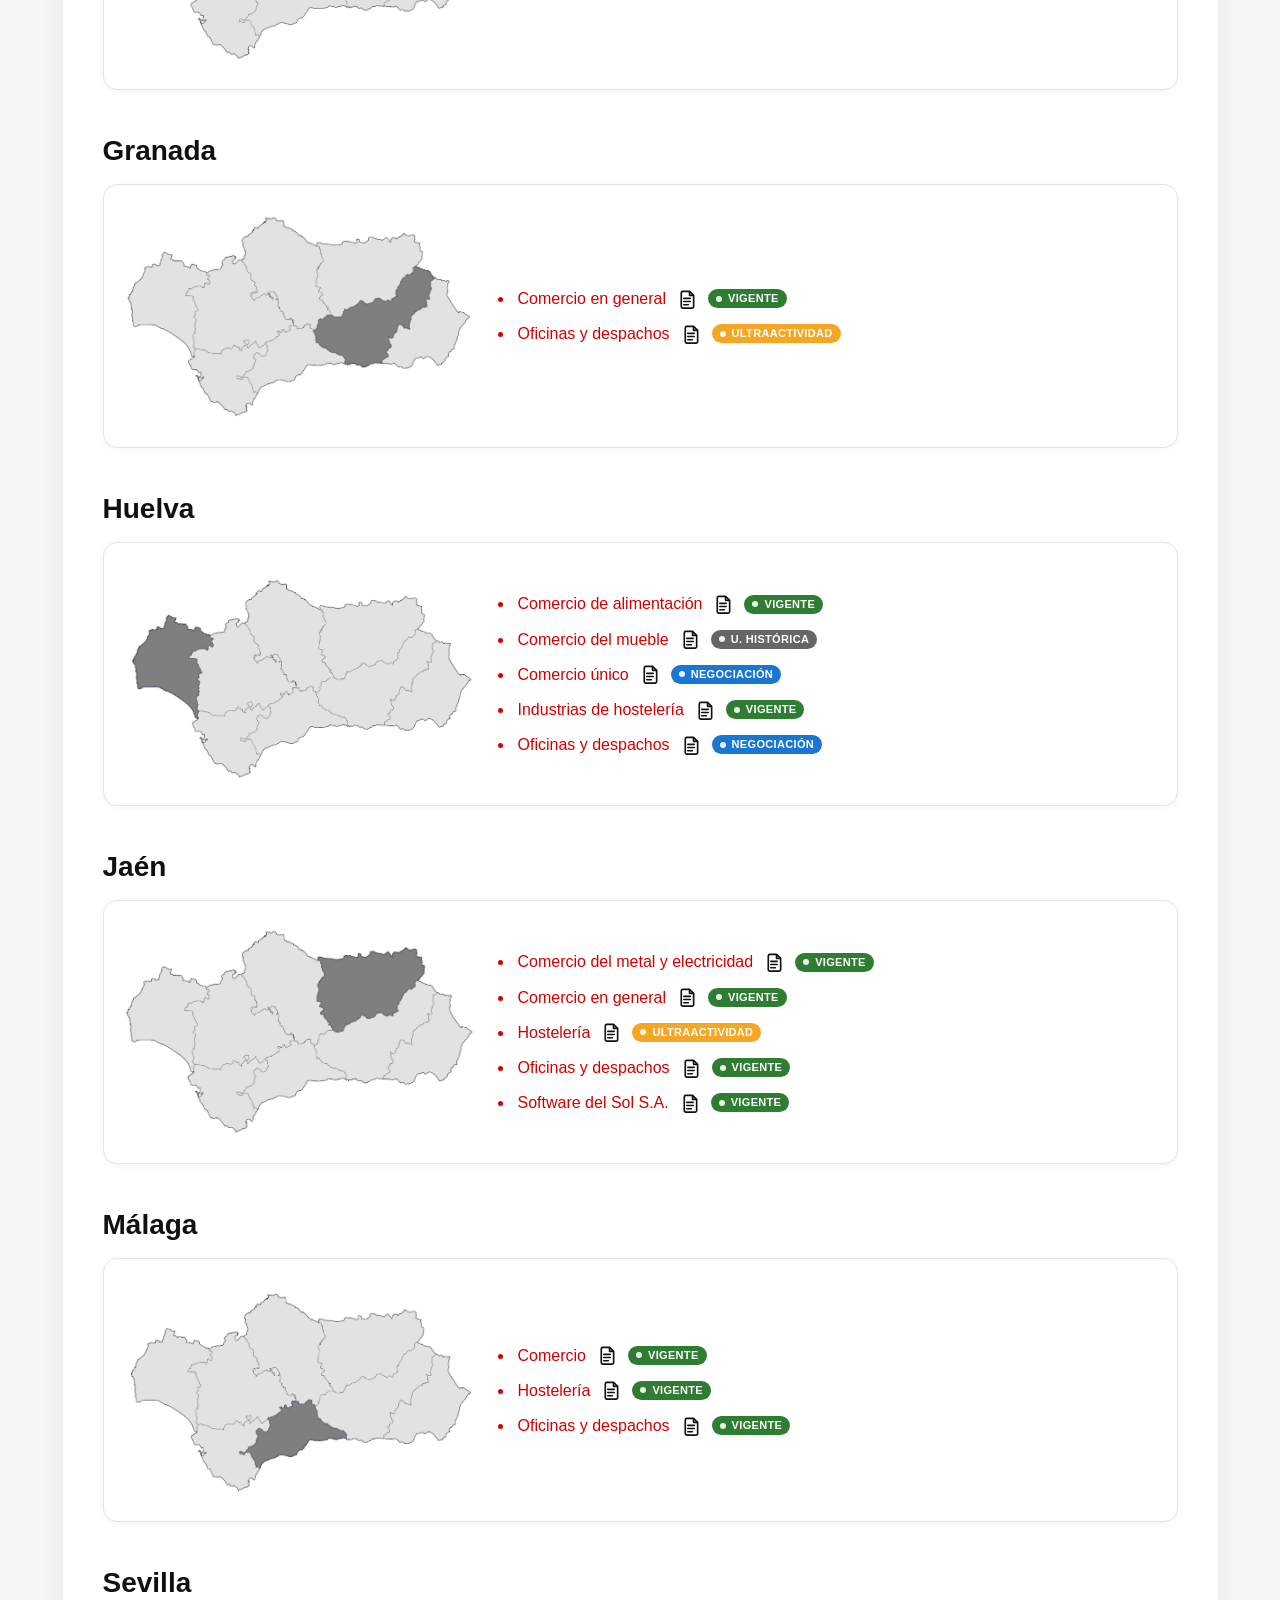
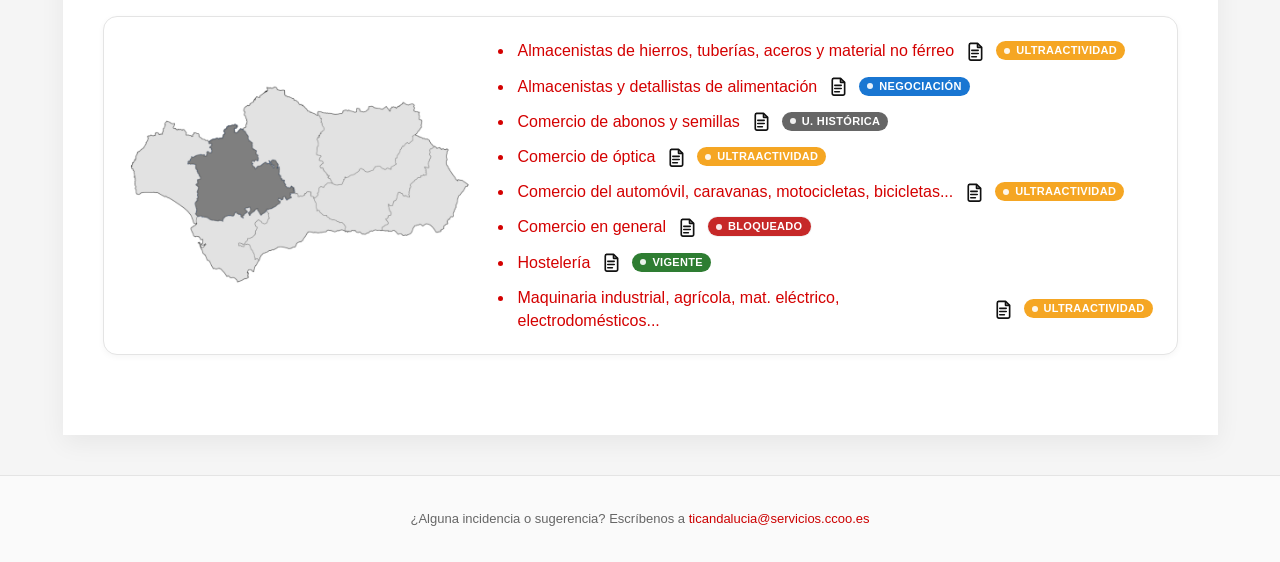
<file: convenios.html>
<!DOCTYPE html>

<html lang="es">
<head>
<meta charset="utf-8"/>
<meta content="width=device-width, initial-scale=1.0" name="viewport"/>
<title>Convenios colectivos</title>
<meta content="Convenios colectivos provinciales del sector servicios en Andalucía" name="description"/>
<link href="style.css" rel="stylesheet"/>
</head>
<body>
<a aria-label="Volver arriba" class="volver-arriba" href="#">↑</a>
<div class="container">
<img alt="CCOO Servicios Andalucía" class="logo" src="img/ccoo.png"/>
<h1>Convenios colectivos</h1>
<p class="intro">
Aquí encontrarás los <b>convenios colectivos que agrupan a la Federación de Servicios de Andalucía</b>.</br>A continuación, puedes filtrar por provincia, estado y sector:
</p>
<nav aria-label="Filtrar por provincias" class="indice-provincias">
<button class="provincia-filtro" data-provincia="almeria" type="button" title="Filtrar por provincia: Almería">Almería</button>
<button class="provincia-filtro" data-provincia="cadiz" type="button" title="Filtrar por provincia: Cádiz">Cádiz</button>
<button class="provincia-filtro" data-provincia="cordoba" type="button" title="Filtrar por provincia: Córdoba">Córdoba</button>
<button class="provincia-filtro" data-provincia="granada" type="button" title="Filtrar por provincia: Granada">Granada</button>
<button class="provincia-filtro" data-provincia="huelva" type="button" title="Filtrar por provincia: Huelva">Huelva</button>
<button class="provincia-filtro" data-provincia="jaen" type="button" title="Filtrar por provincia: Jaén">Jaén</button>
<button class="provincia-filtro" data-provincia="malaga" type="button" title="Filtrar por provincia: Málaga">Málaga</button>
<button class="provincia-filtro" data-provincia="sevilla" type="button" title="Filtrar por provincia: Sevilla">Sevilla</button>
</nav>
<div aria-label="Filtrar por estado del convenio" class="leyenda-estados">
<button class="estado-item" data-estado="vigente" type="button" title="Filtrar por estado: Vigente">
<span class="badge vigente"></span> Vigente
</button>
<button class="estado-item" data-estado="negociacion" type="button" title="Filtrar por estado: En negociación">
<span class="badge negociacion"></span> En negociación
</button>
<button class="estado-item" data-estado="bloqueado" type="button" title="Filtrar por estado: Bloqueado">
<span class="badge bloqueado"></span> Bloqueado
</button>
<button class="estado-item" data-estado="ultraactividad" type="button" title="Filtrar por estado: Ultraactividad">
<span class="badge ultra"></span> Ultraactividad
</button>
<button class="estado-item" data-estado="caducado" type="button" title="Filtrar por estado: Ultraactividad histórica">
<span class="badge caducado"></span> U. Histórica
</button>
</div>
<div aria-label="Filtrar por sector" class="leyenda-sectores">
<button class="sector-item" data-sector="comercio" type="button" title="Filtrar por sector: Comercio">Comercio</button>
<button class="sector-item" data-sector="hosteleria-turismo" type="button" title="Filtrar por sector: Hostelería">Hostelería</button>
<button class="sector-item" data-sector="servicios-tecnicos" type="button" title="Filtrar por sector: Servicios técnicos">Servicios técnicos</button>
</div>
<h2 id="almeria">Almería</h2>
<div class="provincia" data-provincia="almeria">
<img alt="Mapa de Almería" src="img/almeria.png"/>
<ul>
<li class="convenio vigente" data-codigo="04000115011982"><div class="convenio-cabecera"><a href="https://ccoo.app/convenio/convenio-colectivo-comercio-textil-de-almeria/" title="Información general" target="_blank" rel="noopener">Comercio textil</a><div class="convenio-acciones">
<button aria-label="Detalle" class="icono-accion icono-detalle" title="Detalle" type="button">
<svg aria-hidden="true" viewbox="0 0 24 24">
<path d="M7 3.75h7.75L19.25 8v12.25A1.75 1.75 0 0 1 17.5 22h-10A1.75 1.75 0 0 1 5.75 20.25V5.5A1.75 1.75 0 0 1 7.5 3.75Z" fill="none" stroke="currentColor" stroke-linejoin="round" stroke-width="1.8"></path>
<path d="M14.75 3.75V8h4.5" fill="none" stroke="currentColor" stroke-linejoin="round" stroke-width="1.8"></path>
<path d="M8.5 11.25h7M8.5 14.75h7M8.5 18.25h5" fill="none" stroke="currentColor" stroke-linecap="round" stroke-width="1.8"></path>
</svg>
</button>
</div><span class="estado vigente">VIGENTE</span></div></li>
<li class="convenio vigente" data-codigo="04000175011982"><div class="convenio-cabecera"><a href="https://ccoo.app/convenio/convenio-colectivo-dependencia-mercantil-comercio-de-almeria/" title="Información general" target="_blank" rel="noopener">Dependencia mercantil</a><div class="convenio-acciones">
<button aria-label="Detalle" class="icono-accion icono-detalle" title="Detalle" type="button">
<svg aria-hidden="true" viewbox="0 0 24 24">
<path d="M7 3.75h7.75L19.25 8v12.25A1.75 1.75 0 0 1 17.5 22h-10A1.75 1.75 0 0 1 5.75 20.25V5.5A1.75 1.75 0 0 1 7.5 3.75Z" fill="none" stroke="currentColor" stroke-linejoin="round" stroke-width="1.8"></path>
<path d="M14.75 3.75V8h4.5" fill="none" stroke="currentColor" stroke-linejoin="round" stroke-width="1.8"></path>
<path d="M8.5 11.25h7M8.5 14.75h7M8.5 18.25h5" fill="none" stroke="currentColor" stroke-linecap="round" stroke-width="1.8"></path>
</svg>
</button>
</div><span class="estado vigente">VIGENTE</span></div></li>
<li class="convenio ultraactividad" data-codigo="04000195011982"><div class="convenio-cabecera"><a href="https://ccoo.app/convenio/convenio-colectivo-despachos-profesionales-de-graduados-sociales-de-almeria/" title="Información general" target="_blank" rel="noopener">Despachos profesionales de graduados sociales</a><div class="convenio-acciones">
<button aria-label="Detalle" class="icono-accion icono-detalle" title="Detalle" type="button">
<svg aria-hidden="true" viewbox="0 0 24 24">
<path d="M7 3.75h7.75L19.25 8v12.25A1.75 1.75 0 0 1 17.5 22h-10A1.75 1.75 0 0 1 5.75 20.25V5.5A1.75 1.75 0 0 1 7.5 3.75Z" fill="none" stroke="currentColor" stroke-linejoin="round" stroke-width="1.8"></path>
<path d="M14.75 3.75V8h4.5" fill="none" stroke="currentColor" stroke-linejoin="round" stroke-width="1.8"></path>
<path d="M8.5 11.25h7M8.5 14.75h7M8.5 18.25h5" fill="none" stroke="currentColor" stroke-linecap="round" stroke-width="1.8"></path>
</svg>
</button>
</div><span class="estado ultraactividad" class="estado vigente">ULTRAACTIVIDAD</span></div></li>
<li class="convenio negociacion" data-codigo="04000295011982"><div class="convenio-cabecera"><a href="https://ccoo.app/convenio/convenio-colectivo-estudios-tecnicos-y-oficinas-de-arquitectura-y-oficinas-y-despachos-en-general-de-almeria/" title="Información general" target="_blank" rel="noopener">Estudios técnicos y oficinas de arquitectura y oficinas y despachos...</a><div class="convenio-acciones">
<button aria-label="Detalle" class="icono-accion icono-detalle" title="Detalle" type="button">
<svg aria-hidden="true" viewbox="0 0 24 24">
<path d="M7 3.75h7.75L19.25 8v12.25A1.75 1.75 0 0 1 17.5 22h-10A1.75 1.75 0 0 1 5.75 20.25V5.5A1.75 1.75 0 0 1 7.5 3.75Z" fill="none" stroke="currentColor" stroke-linejoin="round" stroke-width="1.8"></path>
<path d="M14.75 3.75V8h4.5" fill="none" stroke="currentColor" stroke-linejoin="round" stroke-width="1.8"></path>
<path d="M8.5 11.25h7M8.5 14.75h7M8.5 18.25h5" fill="none" stroke="currentColor" stroke-linecap="round" stroke-width="1.8"></path>
</svg>
</button>
</div><span class="estado negociacion">NEGOCIACIÓN</span></div></li>
<li class="convenio negociacion" data-codigo="04000365011982"><div class="convenio-cabecera"><a href="https://ccoo.app/convenio/convenio-colectivo-hosteleria-y-turismo-de-almeria/" title="Información general" target="_blank" rel="noopener">Hostelería y turismo</a><div class="convenio-acciones">
<button aria-label="Detalle" class="icono-accion icono-detalle" title="Detalle" type="button">
<svg aria-hidden="true" viewbox="0 0 24 24">
<path d="M7 3.75h7.75L19.25 8v12.25A1.75 1.75 0 0 1 17.5 22h-10A1.75 1.75 0 0 1 5.75 20.25V5.5A1.75 1.75 0 0 1 7.5 3.75Z" fill="none" stroke="currentColor" stroke-linejoin="round" stroke-width="1.8"></path>
<path d="M14.75 3.75V8h4.5" fill="none" stroke="currentColor" stroke-linejoin="round" stroke-width="1.8"></path>
<path d="M8.5 11.25h7M8.5 14.75h7M8.5 18.25h5" fill="none" stroke="currentColor" stroke-linecap="round" stroke-width="1.8"></path>
</svg>
</button>
</div><span class="estado negociacion">NEGOCIACIÓN</span></div></li>
</ul>
</div>
<h2 id="cadiz">Cádiz</h2>
<div class="provincia" data-provincia="cadiz">
<img alt="Mapa de Cádiz" src="img/cadiz.png"/>
<ul>
<li class="convenio negociacion" data-codigo="11003305012001"><div class="convenio-cabecera"><a href="https://ccoo.app/convenio/convenio-colectivo-alimentacion-detallistas-de-ultramarinos-supermercados-y-autoservicios-de-cadiz/" title="Información general" target="_blank" rel="noopener">Alimentación, detallistas de ultramarinos, supermercados...</a><div class="convenio-acciones">
<button aria-label="Detalle" class="icono-accion icono-detalle" title="Detalle" type="button">
<svg aria-hidden="true" viewbox="0 0 24 24">
<path d="M7 3.75h7.75L19.25 8v12.25A1.75 1.75 0 0 1 17.5 22h-10A1.75 1.75 0 0 1 5.75 20.25V5.5A1.75 1.75 0 0 1 7.5 3.75Z" fill="none" stroke="currentColor" stroke-linejoin="round" stroke-width="1.8"></path>
<path d="M14.75 3.75V8h4.5" fill="none" stroke="currentColor" stroke-linejoin="round" stroke-width="1.8"></path>
<path d="M8.5 11.25h7M8.5 14.75h7M8.5 18.25h5" fill="none" stroke="currentColor" stroke-linecap="round" stroke-width="1.8"></path>
</svg>
</button>
</div><span class="estado negociacion">NEGOCIACIÓN</span></div></li>
<li class="convenio negociacion" data-codigo="11001214011982"><div class="convenio-cabecera"><a href="https://ccoo.app/convenio/convenio-colectivo-comercializacion-al-por-mayor-de-frutas-y-hortalizas-para-cadiz-capital-de-cadiz/" title="Información general" target="_blank" rel="noopener">Comercialización al por mayor de frutas y hortalizas</a><div class="convenio-acciones">
<button aria-label="Detalle" class="icono-accion icono-detalle" title="Detalle" type="button">
<svg aria-hidden="true" viewbox="0 0 24 24">
<path d="M7 3.75h7.75L19.25 8v12.25A1.75 1.75 0 0 1 17.5 22h-10A1.75 1.75 0 0 1 5.75 20.25V5.5A1.75 1.75 0 0 1 7.5 3.75Z" fill="none" stroke="currentColor" stroke-linejoin="round" stroke-width="1.8"></path>
<path d="M14.75 3.75V8h4.5" fill="none" stroke="currentColor" stroke-linejoin="round" stroke-width="1.8"></path>
<path d="M8.5 11.25h7M8.5 14.75h7M8.5 18.25h5" fill="none" stroke="currentColor" stroke-linecap="round" stroke-width="1.8"></path>
</svg>
</button>
</div><span class="estado negociacion">NEGOCIACIÓN</span></div></li>
<li class="convenio ultraactividad" data-codigo="11000985011982"><div class="convenio-cabecera"><a href="https://ccoo.app/convenio/convenio-colectivo-comercio-del-mueble-de-cadiz/" title="Información general" target="_blank" rel="noopener">Comercio de muebles</a><div class="convenio-acciones">
<button aria-label="Detalle" class="icono-accion icono-detalle" title="Detalle" type="button">
<svg aria-hidden="true" viewbox="0 0 24 24">
<path d="M7 3.75h7.75L19.25 8v12.25A1.75 1.75 0 0 1 17.5 22h-10A1.75 1.75 0 0 1 5.75 20.25V5.5A1.75 1.75 0 0 1 7.5 3.75Z" fill="none" stroke="currentColor" stroke-linejoin="round" stroke-width="1.8"></path>
<path d="M14.75 3.75V8h4.5" fill="none" stroke="currentColor" stroke-linejoin="round" stroke-width="1.8"></path>
<path d="M8.5 11.25h7M8.5 14.75h7M8.5 18.25h5" fill="none" stroke="currentColor" stroke-linecap="round" stroke-width="1.8"></path>
</svg>
</button>
</div><span class="estado ultraactividad">ULTRAACTIVIDAD</span></div></li>
<li class="convenio negociacion" data-codigo="11000725011981"><div class="convenio-cabecera"><a href="https://ccoo.app/convenio/convenio-colectivo-comercio-de-tejidos-en-general-merceria-paqueteria-y-quincalla-de-cadiz/" title="Información general" target="_blank" rel="noopener">Comercio de tejidos en general, mercería, paquetería y quincalla</a><div class="convenio-acciones">
<button aria-label="Detalle" class="icono-accion icono-detalle" title="Detalle" type="button">
<svg aria-hidden="true" viewbox="0 0 24 24">
<path d="M7 3.75h7.75L19.25 8v12.25A1.75 1.75 0 0 1 17.5 22h-10A1.75 1.75 0 0 1 5.75 20.25V5.5A1.75 1.75 0 0 1 7.5 3.75Z" fill="none" stroke="currentColor" stroke-linejoin="round" stroke-width="1.8"></path>
<path d="M14.75 3.75V8h4.5" fill="none" stroke="currentColor" stroke-linejoin="round" stroke-width="1.8"></path>
<path d="M8.5 11.25h7M8.5 14.75h7M8.5 18.25h5" fill="none" stroke="currentColor" stroke-linecap="round" stroke-width="1.8"></path>
</svg>
</button>
</div><span class="estado negociacion">NEGOCIACIÓN</span></div></li>
<li class="convenio ultraactividad" data-codigo="11000915011982"><div class="convenio-cabecera"><a href="https://ccoo.app/convenio/convenio-colectivo-comercio-del-metal-de-cadiz/" title="Información general" target="_blank" rel="noopener">Comercio del metal</a><div class="convenio-acciones">
<button aria-label="Detalle" class="icono-accion icono-detalle" title="Detalle" type="button">
<svg aria-hidden="true" viewbox="0 0 24 24">
<path d="M7 3.75h7.75L19.25 8v12.25A1.75 1.75 0 0 1 17.5 22h-10A1.75 1.75 0 0 1 5.75 20.25V5.5A1.75 1.75 0 0 1 7.5 3.75Z" fill="none" stroke="currentColor" stroke-linejoin="round" stroke-width="1.8"></path>
<path d="M14.75 3.75V8h4.5" fill="none" stroke="currentColor" stroke-linejoin="round" stroke-width="1.8"></path>
<path d="M8.5 11.25h7M8.5 14.75h7M8.5 18.25h5" fill="none" stroke="currentColor" stroke-linecap="round" stroke-width="1.8"></path>
</svg>
</button>
</div><span class="estado ultraactividad" class="estado vigente">ULTRAACTIVIDAD</span></div></li>
<li class="convenio ultraactividad" data-codigo="11000475011982"><div class="convenio-cabecera"><a href="https://ccoo.app/convenio/convenio-colectivo-comercio-de-la-piel-y-calzado-de-cadiz/" title="Información general" target="_blank" rel="noopener">Comercio de la piel y calzado</a><div class="convenio-acciones">
<button aria-label="Detalle" class="icono-accion icono-detalle" title="Detalle" type="button">
<svg aria-hidden="true" viewbox="0 0 24 24">
<path d="M7 3.75h7.75L19.25 8v12.25A1.75 1.75 0 0 1 17.5 22h-10A1.75 1.75 0 0 1 5.75 20.25V5.5A1.75 1.75 0 0 1 7.5 3.75Z" fill="none" stroke="currentColor" stroke-linejoin="round" stroke-width="1.8"></path>
<path d="M14.75 3.75V8h4.5" fill="none" stroke="currentColor" stroke-linejoin="round" stroke-width="1.8"></path>
<path d="M8.5 11.25h7M8.5 14.75h7M8.5 18.25h5" fill="none" stroke="currentColor" stroke-linecap="round" stroke-width="1.8"></path>
</svg>
</button>
</div><span class="estado ultraactividad">ULTRAACTIVIDAD</span></div></li>
<li class="convenio caducado" data-codigo="11000694011981"><div class="convenio-cabecera"><span class="texto-caducado">Exportadores e importares de pescados y marisco</span><div class="convenio-acciones">
<button aria-label="Detalle" class="icono-accion icono-detalle" title="Detalle" type="button">
<svg aria-hidden="true" viewbox="0 0 24 24">
<path d="M7 3.75h7.75L19.25 8v12.25A1.75 1.75 0 0 1 17.5 22h-10A1.75 1.75 0 0 1 5.75 20.25V5.5A1.75 1.75 0 0 1 7.5 3.75Z" fill="none" stroke="currentColor" stroke-linejoin="round" stroke-width="1.8"></path>
<path d="M14.75 3.75V8h4.5" fill="none" stroke="currentColor" stroke-linejoin="round" stroke-width="1.8"></path>
<path d="M8.5 11.25h7M8.5 14.75h7M8.5 18.25h5" fill="none" stroke="currentColor" stroke-linecap="round" stroke-width="1.8"></path>
</svg>
</button>
</div><span class="estado caducado">U. HISTÓRICA</span></div></li>
<li class="convenio vigente" data-codigo="11000065011981"><div class="convenio-cabecera"><a href="https://ccoo.app/convenio/convenio-colectivo-hosteleria-de-cadiz/" title="Información general" target="_blank" rel="noopener">Hostelería</a><div class="convenio-acciones">
<button aria-label="Detalle" class="icono-accion icono-detalle" title="Detalle" type="button">
<svg aria-hidden="true" viewbox="0 0 24 24">
<path d="M7 3.75h7.75L19.25 8v12.25A1.75 1.75 0 0 1 17.5 22h-10A1.75 1.75 0 0 1 5.75 20.25V5.5A1.75 1.75 0 0 1 7.5 3.75Z" fill="none" stroke="currentColor" stroke-linejoin="round" stroke-width="1.8"></path>
<path d="M14.75 3.75V8h4.5" fill="none" stroke="currentColor" stroke-linejoin="round" stroke-width="1.8"></path>
<path d="M8.5 11.25h7M8.5 14.75h7M8.5 18.25h5" fill="none" stroke="currentColor" stroke-linecap="round" stroke-width="1.8"></path>
</svg>
</button>
</div><span class="estado vigente">VIGENTE</span></div></li>
<li class="convenio negociacion" data-codigo="11000115011982"><div class="convenio-cabecera"><a href="https://ccoo.app/convenio/convenio-colectivo-mayoristas-y-almacenistas-de-alimentacion-de-cadiz/" title="Información general" target="_blank" rel="noopener">Mayoristas y almacenistas de alimentación</a><div class="convenio-acciones">
<button aria-label="Detalle" class="icono-accion icono-detalle" title="Detalle" type="button">
<svg aria-hidden="true" viewbox="0 0 24 24">
<path d="M7 3.75h7.75L19.25 8v12.25A1.75 1.75 0 0 1 17.5 22h-10A1.75 1.75 0 0 1 5.75 20.25V5.5A1.75 1.75 0 0 1 7.5 3.75Z" fill="none" stroke="currentColor" stroke-linejoin="round" stroke-width="1.8"></path>
<path d="M14.75 3.75V8h4.5" fill="none" stroke="currentColor" stroke-linejoin="round" stroke-width="1.8"></path>
<path d="M8.5 11.25h7M8.5 14.75h7M8.5 18.25h5" fill="none" stroke="currentColor" stroke-linecap="round" stroke-width="1.8"></path>
</svg>
</button>
</div><span class="estado negociacion">NEGOCIACIÓN</span></div></li>
<li class="convenio vigente" data-codigo="11001235011983"><div class="convenio-cabecera"><a href="https://ccoo.app/convenio/convenio-colectivo-oficinas-y-despachos-de-cadiz/" title="Información general" target="_blank" rel="noopener">Oficinas y despachos</a><div class="convenio-acciones">
<button aria-label="Detalle" class="icono-accion icono-detalle" title="Detalle" type="button">
<svg aria-hidden="true" viewbox="0 0 24 24">
<path d="M7 3.75h7.75L19.25 8v12.25A1.75 1.75 0 0 1 17.5 22h-10A1.75 1.75 0 0 1 5.75 20.25V5.5A1.75 1.75 0 0 1 7.5 3.75Z" fill="none" stroke="currentColor" stroke-linejoin="round" stroke-width="1.8"></path>
<path d="M14.75 3.75V8h4.5" fill="none" stroke="currentColor" stroke-linejoin="round" stroke-width="1.8"></path>
<path d="M8.5 11.25h7M8.5 14.75h7M8.5 18.25h5" fill="none" stroke="currentColor" stroke-linecap="round" stroke-width="1.8"></path>
</svg>
</button>
</div><span class="estado vigente">VIGENTE</span></div></li>
<li class="convenio ultraactividad" data-codigo="11100025012013"><div class="convenio-cabecera"><a href="https://ccoo.app/convenio/convenio-colectivo-transportes-urbanos-de-viajeros-de-cadiz/" title="Información general" target="_blank" rel="noopener">Transportes urbanos de viajeros</a><div class="convenio-acciones">
<button aria-label="Detalle" class="icono-accion icono-detalle" title="Detalle" type="button">
<svg aria-hidden="true" viewbox="0 0 24 24">
<path d="M7 3.75h7.75L19.25 8v12.25A1.75 1.75 0 0 1 17.5 22h-10A1.75 1.75 0 0 1 5.75 20.25V5.5A1.75 1.75 0 0 1 7.5 3.75Z" fill="none" stroke="currentColor" stroke-linejoin="round" stroke-width="1.8"></path>
<path d="M14.75 3.75V8h4.5" fill="none" stroke="currentColor" stroke-linejoin="round" stroke-width="1.8"></path>
<path d="M8.5 11.25h7M8.5 14.75h7M8.5 18.25h5" fill="none" stroke="currentColor" stroke-linecap="round" stroke-width="1.8"></path>
</svg>
</button>
</div><span class="estado ultraactividad">ULTRAACTIVIDAD</span></div></li>
</ul>
</div>
<h2 id="cordoba">Córdoba</h2>
<div class="provincia" data-provincia="cordoba">
<img alt="Mapa de Córdoba" src="img/cordoba.png"/>
<ul>
<li class="convenio vigente" data-codigo="14000025011981"><div class="convenio-cabecera"><a href="https://ccoo.app/convenio/convenio-colectivo-comercio-de-cordoba/" title="Información general" target="_blank" rel="noopener">Comercio</a><div class="convenio-acciones">
<button aria-label="Detalle" class="icono-accion icono-detalle" title="Detalle" type="button">
<svg aria-hidden="true" viewbox="0 0 24 24">
<path d="M7 3.75h7.75L19.25 8v12.25A1.75 1.75 0 0 1 17.5 22h-10A1.75 1.75 0 0 1 5.75 20.25V5.5A1.75 1.75 0 0 1 7.5 3.75Z" fill="none" stroke="currentColor" stroke-linejoin="round" stroke-width="1.8"></path>
<path d="M14.75 3.75V8h4.5" fill="none" stroke="currentColor" stroke-linejoin="round" stroke-width="1.8"></path>
<path d="M8.5 11.25h7M8.5 14.75h7M8.5 18.25h5" fill="none" stroke="currentColor" stroke-linecap="round" stroke-width="1.8"></path>
</svg>
</button>
</div><span class="estado vigente">VIGENTE</span></div></li>
<li class="convenio vigente" data-codigo="14000355011982"><div class="convenio-cabecera"><a href="https://ccoo.app/convenio/convenio-colectivo-hosteleria-de-cordoba/" title="Información general" target="_blank" rel="noopener">Hostelería</a><div class="convenio-acciones">
<button aria-label="Detalle" class="icono-accion icono-detalle" title="Detalle" type="button">
<svg aria-hidden="true" viewbox="0 0 24 24">
<path d="M7 3.75h7.75L19.25 8v12.25A1.75 1.75 0 0 1 17.5 22h-10A1.75 1.75 0 0 1 5.75 20.25V5.5A1.75 1.75 0 0 1 7.5 3.75Z" fill="none" stroke="currentColor" stroke-linejoin="round" stroke-width="1.8"></path>
<path d="M14.75 3.75V8h4.5" fill="none" stroke="currentColor" stroke-linejoin="round" stroke-width="1.8"></path>
<path d="M8.5 11.25h7M8.5 14.75h7M8.5 18.25h5" fill="none" stroke="currentColor" stroke-linecap="round" stroke-width="1.8"></path>
</svg>
</button>
</div><span class="estado vigente">VIGENTE</span></div></li>
</ul>
</div>
<h2 id="granada">Granada</h2>
<div class="provincia" data-provincia="granada">
<img alt="Mapa de Granada" src="img/granada.png"/>
<ul>
<li class="convenio vigente" data-codigo="18000185011981"><div class="convenio-cabecera"><a href="https://ccoo.app/convenio/convenio-colectivo-comercio-en-general-de-granada/" title="Información general" target="_blank" rel="noopener">Comercio en general</a><div class="convenio-acciones">
<button aria-label="Detalle" class="icono-accion icono-detalle" title="Detalle" type="button">
<svg aria-hidden="true" viewbox="0 0 24 24">
<path d="M7 3.75h7.75L19.25 8v12.25A1.75 1.75 0 0 1 17.5 22h-10A1.75 1.75 0 0 1 5.75 20.25V5.5A1.75 1.75 0 0 1 7.5 3.75Z" fill="none" stroke="currentColor" stroke-linejoin="round" stroke-width="1.8"></path>
<path d="M14.75 3.75V8h4.5" fill="none" stroke="currentColor" stroke-linejoin="round" stroke-width="1.8"></path>
<path d="M8.5 11.25h7M8.5 14.75h7M8.5 18.25h5" fill="none" stroke="currentColor" stroke-linecap="round" stroke-width="1.8"></path>
</svg>
</button>
</div><span class="estado vigente">VIGENTE</span></div></li>
<li class="convenio ultraactividad" data-codigo="18000035011982"><div class="convenio-cabecera"><a href="https://ccoo.app/convenio/convenio-colectivo-oficinas-y-despachos-de-granada/" title="Información general" target="_blank" rel="noopener">Oficinas y despachos</a><div class="convenio-acciones">
<button aria-label="Detalle" class="icono-accion icono-detalle" title="Detalle" type="button">
<svg aria-hidden="true" viewbox="0 0 24 24">
<path d="M7 3.75h7.75L19.25 8v12.25A1.75 1.75 0 0 1 17.5 22h-10A1.75 1.75 0 0 1 5.75 20.25V5.5A1.75 1.75 0 0 1 7.5 3.75Z" fill="none" stroke="currentColor" stroke-linejoin="round" stroke-width="1.8"></path>
<path d="M14.75 3.75V8h4.5" fill="none" stroke="currentColor" stroke-linejoin="round" stroke-width="1.8"></path>
<path d="M8.5 11.25h7M8.5 14.75h7M8.5 18.25h5" fill="none" stroke="currentColor" stroke-linecap="round" stroke-width="1.8"></path>
</svg>
</button>
</div><span class="estado ultraactividad">ULTRAACTIVIDAD</span></div></li>
</ul>
</div>
<h2 id="huelva">Huelva</h2>
<div class="provincia" data-provincia="huelva">
<img alt="Mapa de Huelva" src="img/huelva.png"/>
<ul>
<li class="convenio vigente" data-codigo="21000575011981"><div class="convenio-cabecera"><a href="https://ccoo.app/convenio/convenio-colectivo-comercio-de-alimentacion-de-huelva/" title="Información general" target="_blank" rel="noopener">Comercio de alimentación</a><div class="convenio-acciones">
<button aria-label="Detalle" class="icono-accion icono-detalle" title="Detalle" type="button">
<svg aria-hidden="true" viewbox="0 0 24 24">
<path d="M7 3.75h7.75L19.25 8v12.25A1.75 1.75 0 0 1 17.5 22h-10A1.75 1.75 0 0 1 5.75 20.25V5.5A1.75 1.75 0 0 1 7.5 3.75Z" fill="none" stroke="currentColor" stroke-linejoin="round" stroke-width="1.8"></path>
<path d="M14.75 3.75V8h4.5" fill="none" stroke="currentColor" stroke-linejoin="round" stroke-width="1.8"></path>
<path d="M8.5 11.25h7M8.5 14.75h7M8.5 18.25h5" fill="none" stroke="currentColor" stroke-linecap="round" stroke-width="1.8"></path>
</svg>
</button>
</div><span class="estado vigente">VIGENTE</span></div></li>
<li class="convenio caducado" data-codigo="21000235011981"><div class="convenio-cabecera"><a href="https://ccoo.app/convenio/convenio-colectivo-comercio-del-mueble-de-huelva/" title="Información general" target="_blank" rel="noopener">Comercio del mueble</a><div class="convenio-acciones">
<button aria-label="Detalle" class="icono-accion icono-detalle" title="Detalle" type="button">
<svg aria-hidden="true" viewbox="0 0 24 24">
<path d="M7 3.75h7.75L19.25 8v12.25A1.75 1.75 0 0 1 17.5 22h-10A1.75 1.75 0 0 1 5.75 20.25V5.5A1.75 1.75 0 0 1 7.5 3.75Z" fill="none" stroke="currentColor" stroke-linejoin="round" stroke-width="1.8"></path>
<path d="M14.75 3.75V8h4.5" fill="none" stroke="currentColor" stroke-linejoin="round" stroke-width="1.8"></path>
<path d="M8.5 11.25h7M8.5 14.75h7M8.5 18.25h5" fill="none" stroke="currentColor" stroke-linecap="round" stroke-width="1.8"></path>
</svg>
</button>
</div><span class="estado caducado">U. HISTÓRICA</span></div></li>
<li class="convenio negociacion" data-codigo="21001905012002"><div class="convenio-cabecera"><a href="https://ccoo.app/convenio/convenio-colectivo-comercio-unico-de-huelva/" title="Información general" target="_blank" rel="noopener">Comercio único</a><div class="convenio-acciones">
<button aria-label="Detalle" class="icono-accion icono-detalle" title="Detalle" type="button">
<svg aria-hidden="true" viewbox="0 0 24 24">
<path d="M7 3.75h7.75L19.25 8v12.25A1.75 1.75 0 0 1 17.5 22h-10A1.75 1.75 0 0 1 5.75 20.25V5.5A1.75 1.75 0 0 1 7.5 3.75Z" fill="none" stroke="currentColor" stroke-linejoin="round" stroke-width="1.8"></path>
<path d="M14.75 3.75V8h4.5" fill="none" stroke="currentColor" stroke-linejoin="round" stroke-width="1.8"></path>
<path d="M8.5 11.25h7M8.5 14.75h7M8.5 18.25h5" fill="none" stroke="currentColor" stroke-linecap="round" stroke-width="1.8"></path>
</svg>
</button>
</div><span class="estado negociacion">NEGOCIACIÓN</span></div></li>
<li class="convenio vigente" data-codigo="21000585011981"><div class="convenio-cabecera"><a href="https://ccoo.app/convenio/convenio-colectivo-industrias-de-hosteleria-de-huelva/" title="Información general" target="_blank" rel="noopener">Industrias de hostelería</a><div class="convenio-acciones">
<button aria-label="Detalle" class="icono-accion icono-detalle" title="Detalle" type="button">
<svg aria-hidden="true" viewbox="0 0 24 24">
<path d="M7 3.75h7.75L19.25 8v12.25A1.75 1.75 0 0 1 17.5 22h-10A1.75 1.75 0 0 1 5.75 20.25V5.5A1.75 1.75 0 0 1 7.5 3.75Z" fill="none" stroke="currentColor" stroke-linejoin="round" stroke-width="1.8"></path>
<path d="M14.75 3.75V8h4.5" fill="none" stroke="currentColor" stroke-linejoin="round" stroke-width="1.8"></path>
<path d="M8.5 11.25h7M8.5 14.75h7M8.5 18.25h5" fill="none" stroke="currentColor" stroke-linecap="round" stroke-width="1.8"></path>
</svg>
</button>
</div><span class="estado vigente">VIGENTE</span></div></li>
<li class="convenio negociacion" data-codigo="21001595011998"><div class="convenio-cabecera"><a href="https://ccoo.app/convenio/convenio-colectivo-oficinas-y-despachos-de-huelva/" title="Información general" target="_blank" rel="noopener">Oficinas y despachos</a><div class="convenio-acciones">
<button aria-label="Detalle" class="icono-accion icono-detalle" title="Detalle" type="button">
<svg aria-hidden="true" viewbox="0 0 24 24">
<path d="M7 3.75h7.75L19.25 8v12.25A1.75 1.75 0 0 1 17.5 22h-10A1.75 1.75 0 0 1 5.75 20.25V5.5A1.75 1.75 0 0 1 7.5 3.75Z" fill="none" stroke="currentColor" stroke-linejoin="round" stroke-width="1.8"></path>
<path d="M14.75 3.75V8h4.5" fill="none" stroke="currentColor" stroke-linejoin="round" stroke-width="1.8"></path>
<path d="M8.5 11.25h7M8.5 14.75h7M8.5 18.25h5" fill="none" stroke="currentColor" stroke-linecap="round" stroke-width="1.8"></path>
</svg>
</button>
</div><span class="estado negociacion">NEGOCIACIÓN</span></div></li>
</ul>
</div>
<h2 id="jaen">Jaén</h2>
<div class="provincia" data-provincia="jaen">
<img alt="Mapa de Jaén" src="img/jaen.png"/>
<ul>
<li class="convenio vigente" data-codigo="23000325011984"><div class="convenio-cabecera"><a href="https://ccoo.app/convenio/convenio-colectivo-comercio-del-metal-y-electricidad-de-jaen/" title="Información general" target="_blank" rel="noopener">Comercio del metal y electricidad</a><div class="convenio-acciones">
<button aria-label="Detalle" class="icono-accion icono-detalle" title="Detalle" type="button">
<svg aria-hidden="true" viewbox="0 0 24 24">
<path d="M7 3.75h7.75L19.25 8v12.25A1.75 1.75 0 0 1 17.5 22h-10A1.75 1.75 0 0 1 5.75 20.25V5.5A1.75 1.75 0 0 1 7.5 3.75Z" fill="none" stroke="currentColor" stroke-linejoin="round" stroke-width="1.8"></path>
<path d="M14.75 3.75V8h4.5" fill="none" stroke="currentColor" stroke-linejoin="round" stroke-width="1.8"></path>
<path d="M8.5 11.25h7M8.5 14.75h7M8.5 18.25h5" fill="none" stroke="currentColor" stroke-linecap="round" stroke-width="1.8"></path>
</svg>
</button>
</div><span class="estado vigente">VIGENTE</span></div></li>
<li class="convenio vigente" data-codigo="23101495012017"><div class="convenio-cabecera"><a href="https://ccoo.app/convenio/convenio-colectivo-comercio-en-general-de-jaen/" title="Información general" target="_blank" rel="noopener">Comercio en general</a><div class="convenio-acciones">
<button aria-label="Detalle" class="icono-accion icono-detalle" title="Detalle" type="button">
<svg aria-hidden="true" viewbox="0 0 24 24">
<path d="M7 3.75h7.75L19.25 8v12.25A1.75 1.75 0 0 1 17.5 22h-10A1.75 1.75 0 0 1 5.75 20.25V5.5A1.75 1.75 0 0 1 7.5 3.75Z" fill="none" stroke="currentColor" stroke-linejoin="round" stroke-width="1.8"></path>
<path d="M14.75 3.75V8h4.5" fill="none" stroke="currentColor" stroke-linejoin="round" stroke-width="1.8"></path>
<path d="M8.5 11.25h7M8.5 14.75h7M8.5 18.25h5" fill="none" stroke="currentColor" stroke-linecap="round" stroke-width="1.8"></path>
</svg>
</button>
</div><span class="estado vigente">VIGENTE</span></div></li>
<li class="convenio ultraactividad" data-codigo="23000425011983"><div class="convenio-cabecera"><a href="https://ccoo.app/convenio/convenio-colectivo-hosteleria-de-jaen/" title="Información general" target="_blank" rel="noopener">Hostelería</a><div class="convenio-acciones">
<button aria-label="Detalle" class="icono-accion icono-detalle" title="Detalle" type="button">
<svg aria-hidden="true" viewbox="0 0 24 24">
<path d="M7 3.75h7.75L19.25 8v12.25A1.75 1.75 0 0 1 17.5 22h-10A1.75 1.75 0 0 1 5.75 20.25V5.5A1.75 1.75 0 0 1 7.5 3.75Z" fill="none" stroke="currentColor" stroke-linejoin="round" stroke-width="1.8"></path>
<path d="M14.75 3.75V8h4.5" fill="none" stroke="currentColor" stroke-linejoin="round" stroke-width="1.8"></path>
<path d="M8.5 11.25h7M8.5 14.75h7M8.5 18.25h5" fill="none" stroke="currentColor" stroke-linecap="round" stroke-width="1.8"></path>
</svg>
</button>
</div><span class="estado ultraactividad">ULTRAACTIVIDAD</span></div></li>
<li class="convenio vigente" data-codigo="23000245011981"><div class="convenio-cabecera"><a href="https://ccoo.app/convenio/convenio-colectivo-oficinas-y-despachos-de-jaen/" title="Información general" target="_blank" rel="noopener">Oficinas y despachos</a><div class="convenio-acciones">
<button aria-label="Detalle" class="icono-accion icono-detalle" title="Detalle" type="button">
<svg aria-hidden="true" viewbox="0 0 24 24">
<path d="M7 3.75h7.75L19.25 8v12.25A1.75 1.75 0 0 1 17.5 22h-10A1.75 1.75 0 0 1 5.75 20.25V5.5A1.75 1.75 0 0 1 7.5 3.75Z" fill="none" stroke="currentColor" stroke-linejoin="round" stroke-width="1.8"></path>
<path d="M14.75 3.75V8h4.5" fill="none" stroke="currentColor" stroke-linejoin="round" stroke-width="1.8"></path>
<path d="M8.5 11.25h7M8.5 14.75h7M8.5 18.25h5" fill="none" stroke="currentColor" stroke-linecap="round" stroke-width="1.8"></path>
</svg>
</button>
</div><span class="estado vigente">VIGENTE</span></div></li>
<li class="convenio vigente" data-codigo="23101544012017"><div class="convenio-cabecera"><a href="https://bop.dipujaen.es/descargarws.dip?fechaBoletin=2024-08-12&amp;numeroEdicto=3450&amp;ejercicioBop=2024&amp;tipo=bop&amp;anioExpedienteEdicto=2024" title="Información general" target="_blank" rel="noopener">Software del Sol S.A.</a><div class="convenio-acciones">
<button aria-label="Detalle" class="icono-accion icono-detalle" title="Detalle" type="button">
<svg aria-hidden="true" viewbox="0 0 24 24">
<path d="M7 3.75h7.75L19.25 8v12.25A1.75 1.75 0 0 1 17.5 22h-10A1.75 1.75 0 0 1 5.75 20.25V5.5A1.75 1.75 0 0 1 7.5 3.75Z" fill="none" stroke="currentColor" stroke-linejoin="round" stroke-width="1.8"></path>
<path d="M14.75 3.75V8h4.5" fill="none" stroke="currentColor" stroke-linejoin="round" stroke-width="1.8"></path>
<path d="M8.5 11.25h7M8.5 14.75h7M8.5 18.25h5" fill="none" stroke="currentColor" stroke-linecap="round" stroke-width="1.8"></path>
</svg>
</button>
</div><span class="estado vigente">VIGENTE</span></div></li>
</ul>
</div>
<h2 id="malaga">Málaga</h2>
<div class="provincia" data-provincia="malaga">
<img alt="Mapa de Málaga" src="img/malaga.png"/>
<ul>
<li class="convenio vigente" data-codigo="29004865011992"><div class="convenio-cabecera"><a href="https://ccoo.app/convenio/convenio-colectivo-comercio-en-general-de-malaga/" title="Información general" target="_blank" rel="noopener">Comercio</a><div class="convenio-acciones">
<button aria-label="Detalle" class="icono-accion icono-detalle" title="Detalle" type="button">
<svg aria-hidden="true" viewbox="0 0 24 24">
<path d="M7 3.75h7.75L19.25 8v12.25A1.75 1.75 0 0 1 17.5 22h-10A1.75 1.75 0 0 1 5.75 20.25V5.5A1.75 1.75 0 0 1 7.5 3.75Z" fill="none" stroke="currentColor" stroke-linejoin="round" stroke-width="1.8"></path>
<path d="M14.75 3.75V8h4.5" fill="none" stroke="currentColor" stroke-linejoin="round" stroke-width="1.8"></path>
<path d="M8.5 11.25h7M8.5 14.75h7M8.5 18.25h5" fill="none" stroke="currentColor" stroke-linecap="round" stroke-width="1.8"></path>
</svg>
</button>
</div><span class="estado vigente">VIGENTE</span></div></li>
<li class="convenio vigente" data-codigo="29000945011981"><div class="convenio-cabecera"><a href="https://ccoo.app/convenio/convenio-colectivo-hosteleria-de-malaga/" title="Información general" target="_blank" rel="noopener">Hostelería</a><div class="convenio-acciones">
<button aria-label="Detalle" class="icono-accion icono-detalle" title="Detalle" type="button">
<svg aria-hidden="true" viewbox="0 0 24 24">
<path d="M7 3.75h7.75L19.25 8v12.25A1.75 1.75 0 0 1 17.5 22h-10A1.75 1.75 0 0 1 5.75 20.25V5.5A1.75 1.75 0 0 1 7.5 3.75Z" fill="none" stroke="currentColor" stroke-linejoin="round" stroke-width="1.8"></path>
<path d="M14.75 3.75V8h4.5" fill="none" stroke="currentColor" stroke-linejoin="round" stroke-width="1.8"></path>
<path d="M8.5 11.25h7M8.5 14.75h7M8.5 18.25h5" fill="none" stroke="currentColor" stroke-linecap="round" stroke-width="1.8"></path>
</svg>
</button>
</div><span class="estado vigente">VIGENTE</span></div></li>
<li class="convenio vigente" data-codigo="29001195011981"><div class="convenio-cabecera"><a href="https://ccoo.app/convenio/convenio-colectivo-oficinas-y-despachos-de-malaga/" title="Información general" target="_blank" rel="noopener">Oficinas y despachos</a><div class="convenio-acciones">
<button aria-label="Detalle" class="icono-accion icono-detalle" title="Detalle" type="button">
<svg aria-hidden="true" viewbox="0 0 24 24">
<path d="M7 3.75h7.75L19.25 8v12.25A1.75 1.75 0 0 1 17.5 22h-10A1.75 1.75 0 0 1 5.75 20.25V5.5A1.75 1.75 0 0 1 7.5 3.75Z" fill="none" stroke="currentColor" stroke-linejoin="round" stroke-width="1.8"></path>
<path d="M14.75 3.75V8h4.5" fill="none" stroke="currentColor" stroke-linejoin="round" stroke-width="1.8"></path>
<path d="M8.5 11.25h7M8.5 14.75h7M8.5 18.25h5" fill="none" stroke="currentColor" stroke-linecap="round" stroke-width="1.8"></path>
</svg>
</button>
</div><span class="estado vigente">VIGENTE</span></div></li>
</ul>
</div>
<h2 id="sevilla">Sevilla</h2>
<div class="provincia" data-provincia="sevilla">
<img alt="Mapa de Sevilla" src="img/sevilla.png"/>
<ul>
<li class="convenio ultraactividad" data-codigo="41000085011981"><div class="convenio-cabecera"><a href="https://ccoo.app/convenio/convenio-colectivo-almacenistas-de-hierros-tuberias-aceros-y-material-no-ferreo-de-sevilla/" title="Información general" target="_blank" rel="noopener">Almacenistas de hierros, tuberías, aceros y material no férreo</a><div class="convenio-acciones">
<button aria-label="Detalle" class="icono-accion icono-detalle" title="Detalle" type="button">
<svg aria-hidden="true" viewbox="0 0 24 24">
<path d="M7 3.75h7.75L19.25 8v12.25A1.75 1.75 0 0 1 17.5 22h-10A1.75 1.75 0 0 1 5.75 20.25V5.5A1.75 1.75 0 0 1 7.5 3.75Z" fill="none" stroke="currentColor" stroke-linejoin="round" stroke-width="1.8"></path>
<path d="M14.75 3.75V8h4.5" fill="none" stroke="currentColor" stroke-linejoin="round" stroke-width="1.8"></path>
<path d="M8.5 11.25h7M8.5 14.75h7M8.5 18.25h5" fill="none" stroke="currentColor" stroke-linecap="round" stroke-width="1.8"></path>
</svg>
</button>
</div><span class="estado ultraactividad">ULTRAACTIVIDAD</span></div></li>
<li class="convenio negociacion" data-codigo="41000105011982"><div class="convenio-cabecera"><a href="https://ccoo.app/convenio/convenio-colectivo-almacenistas-y-detallistas-de-alimentacion-de-sevilla/" title="Información general" target="_blank" rel="noopener">Almacenistas y detallistas de alimentación</a><div class="convenio-acciones">
<button aria-label="Detalle" class="icono-accion icono-detalle" title="Detalle" type="button">
<svg aria-hidden="true" viewbox="0 0 24 24">
<path d="M7 3.75h7.75L19.25 8v12.25A1.75 1.75 0 0 1 17.5 22h-10A1.75 1.75 0 0 1 5.75 20.25V5.5A1.75 1.75 0 0 1 7.5 3.75Z" fill="none" stroke="currentColor" stroke-linejoin="round" stroke-width="1.8"></path>
<path d="M14.75 3.75V8h4.5" fill="none" stroke="currentColor" stroke-linejoin="round" stroke-width="1.8"></path>
<path d="M8.5 11.25h7M8.5 14.75h7M8.5 18.25h5" fill="none" stroke="currentColor" stroke-linecap="round" stroke-width="1.8"></path>
</svg>
</button>
</div><span class="estado negociacion">NEGOCIACIÓN</span></div></li>
<li class="convenio caducado" data-codigo="41000745011982"><div class="convenio-cabecera"><a href="https://ccoo.app/convenio/convenio-colectivo-comercio-de-abonos-y-semillas-de-sevilla/" title="Información general" target="_blank" rel="noopener">Comercio de abonos y semillas</a><div class="convenio-acciones">
<button aria-label="Detalle" class="icono-accion icono-detalle" title="Detalle" type="button">
<svg aria-hidden="true" viewbox="0 0 24 24">
<path d="M7 3.75h7.75L19.25 8v12.25A1.75 1.75 0 0 1 17.5 22h-10A1.75 1.75 0 0 1 5.75 20.25V5.5A1.75 1.75 0 0 1 7.5 3.75Z" fill="none" stroke="currentColor" stroke-linejoin="round" stroke-width="1.8"></path>
<path d="M14.75 3.75V8h4.5" fill="none" stroke="currentColor" stroke-linejoin="round" stroke-width="1.8"></path>
<path d="M8.5 11.25h7M8.5 14.75h7M8.5 18.25h5" fill="none" stroke="currentColor" stroke-linecap="round" stroke-width="1.8"></path>
</svg>
</button>
</div><span class="estado caducado">U. HISTÓRICA</span></div></li>
<li class="convenio ultraactividad" data-codigo="41000785011981"><div class="convenio-cabecera"><a href="https://www.juntadeandalucia.es/empleoformacionytrabajoautonomo/mapaNegociacionColectiva/descargarDocumento?uuid=9405405e-18c9-11e0-ac8a-e16fb8d28fcc" title="Información general" target="_blank" rel="noopener">Comercio de óptica</a><div class="convenio-acciones">
<button aria-label="Detalle" class="icono-accion icono-detalle" title="Detalle" type="button">
<svg aria-hidden="true" viewbox="0 0 24 24">
<path d="M7 3.75h7.75L19.25 8v12.25A1.75 1.75 0 0 1 17.5 22h-10A1.75 1.75 0 0 1 5.75 20.25V5.5A1.75 1.75 0 0 1 7.5 3.75Z" fill="none" stroke="currentColor" stroke-linejoin="round" stroke-width="1.8"></path>
<path d="M14.75 3.75V8h4.5" fill="none" stroke="currentColor" stroke-linejoin="round" stroke-width="1.8"></path>
<path d="M8.5 11.25h7M8.5 14.75h7M8.5 18.25h5" fill="none" stroke="currentColor" stroke-linecap="round" stroke-width="1.8"></path>
</svg>
</button>
</div><span class="estado ultraactividad">ULTRAACTIVIDAD</span></div></li>
<li class="convenio ultraactividad" data-codigo="41000815011981"><div class="convenio-cabecera"><a href="https://ccoo.app/convenio/convenio-colectivo-comercio-del-automovil-motocicletas-bicicletas-y-sus-accesorios-de-sevilla/" title="Información general" target="_blank" rel="noopener">Comercio del automóvil, caravanas, motocicletas, bicicletas...</a><div class="convenio-acciones">
<button aria-label="Detalle" class="icono-accion icono-detalle" title="Detalle" type="button">
<svg aria-hidden="true" viewbox="0 0 24 24">
<path d="M7 3.75h7.75L19.25 8v12.25A1.75 1.75 0 0 1 17.5 22h-10A1.75 1.75 0 0 1 5.75 20.25V5.5A1.75 1.75 0 0 1 7.5 3.75Z" fill="none" stroke="currentColor" stroke-linejoin="round" stroke-width="1.8"></path>
<path d="M14.75 3.75V8h4.5" fill="none" stroke="currentColor" stroke-linejoin="round" stroke-width="1.8"></path>
<path d="M8.5 11.25h7M8.5 14.75h7M8.5 18.25h5" fill="none" stroke="currentColor" stroke-linecap="round" stroke-width="1.8"></path>
</svg>
</button>
</div><span class="estado ultraactividad">ULTRAACTIVIDAD</span></div></li>
<li class="convenio bloqueado" data-codigo="41003455011998"><div class="convenio-cabecera"><a href="https://ccoo.app/convenio/convenio-colectivo-comercio-en-general-de-sevilla/" title="Información general" target="_blank" rel="noopener">Comercio en general</a><div class="convenio-acciones">
<button aria-label="Detalle" class="icono-accion icono-detalle" title="Detalle" type="button">
<svg aria-hidden="true" viewbox="0 0 24 24">
<path d="M7 3.75h7.75L19.25 8v12.25A1.75 1.75 0 0 1 17.5 22h-10A1.75 1.75 0 0 1 5.75 20.25V5.5A1.75 1.75 0 0 1 7.5 3.75Z" fill="none" stroke="currentColor" stroke-linejoin="round" stroke-width="1.8"></path>
<path d="M14.75 3.75V8h4.5" fill="none" stroke="currentColor" stroke-linejoin="round" stroke-width="1.8"></path>
<path d="M8.5 11.25h7M8.5 14.75h7M8.5 18.25h5" fill="none" stroke="currentColor" stroke-linecap="round" stroke-width="1.8"></path>
</svg>
</button>
</div><span class="estado bloqueado">BLOQUEADO</span></div></li>
<li class="convenio vigente" data-codigo="41001465011981"><div class="convenio-cabecera"><a href="https://ccoo.app/convenio/convenio-colectivo-hosteleria-de-sevilla/" title="Información general" target="_blank" rel="noopener">Hostelería</a><div class="convenio-acciones">
<button aria-label="Detalle" class="icono-accion icono-detalle" title="Detalle" type="button">
<svg aria-hidden="true" viewbox="0 0 24 24">
<path d="M7 3.75h7.75L19.25 8v12.25A1.75 1.75 0 0 1 17.5 22h-10A1.75 1.75 0 0 1 5.75 20.25V5.5A1.75 1.75 0 0 1 7.5 3.75Z" fill="none" stroke="currentColor" stroke-linejoin="round" stroke-width="1.8"></path>
<path d="M14.75 3.75V8h4.5" fill="none" stroke="currentColor" stroke-linejoin="round" stroke-width="1.8"></path>
<path d="M8.5 11.25h7M8.5 14.75h7M8.5 18.25h5" fill="none" stroke="currentColor" stroke-linecap="round" stroke-width="1.8"></path>
</svg>
</button>
</div><span class="estado vigente">VIGENTE</span></div></li>
<li class="convenio ultraactividad" data-codigo="41000765011981"><div class="convenio-cabecera"><a href="https://ccoo.app/convenio/convenio-colectivo-comercio-maquinaria-ind-agricola-mat-electrico-electrodomesticos-oficinas-de-sevilla/" title="Información general" target="_blank" rel="noopener">Maquinaria industrial, agrícola, mat. eléctrico, electrodomésticos...</a><div class="convenio-acciones">
<button aria-label="Detalle" class="icono-accion icono-detalle" title="Detalle" type="button">
<svg aria-hidden="true" viewbox="0 0 24 24">
<path d="M7 3.75h7.75L19.25 8v12.25A1.75 1.75 0 0 1 17.5 22h-10A1.75 1.75 0 0 1 5.75 20.25V5.5A1.75 1.75 0 0 1 7.5 3.75Z" fill="none" stroke="currentColor" stroke-linejoin="round" stroke-width="1.8"></path>
<path d="M14.75 3.75V8h4.5" fill="none" stroke="currentColor" stroke-linejoin="round" stroke-width="1.8"></path>
<path d="M8.5 11.25h7M8.5 14.75h7M8.5 18.25h5" fill="none" stroke="currentColor" stroke-linecap="round" stroke-width="1.8"></path>
</svg>
</button>
</div><span class="estado ultraactividad">ULTRAACTIVIDAD</span></div></li>
</ul>
</div>
</div>
<script src="filtros.js"></script>
</body>
<footer class="footer">
  <p>
    ¿Alguna incidencia o sugerencia? Escríbenos a
    <a href="mailto:ticandalucia@servicios.ccoo.es">
      ticandalucia@servicios.ccoo.es
    </a>
  </p>
</footer>
</html>
</file>
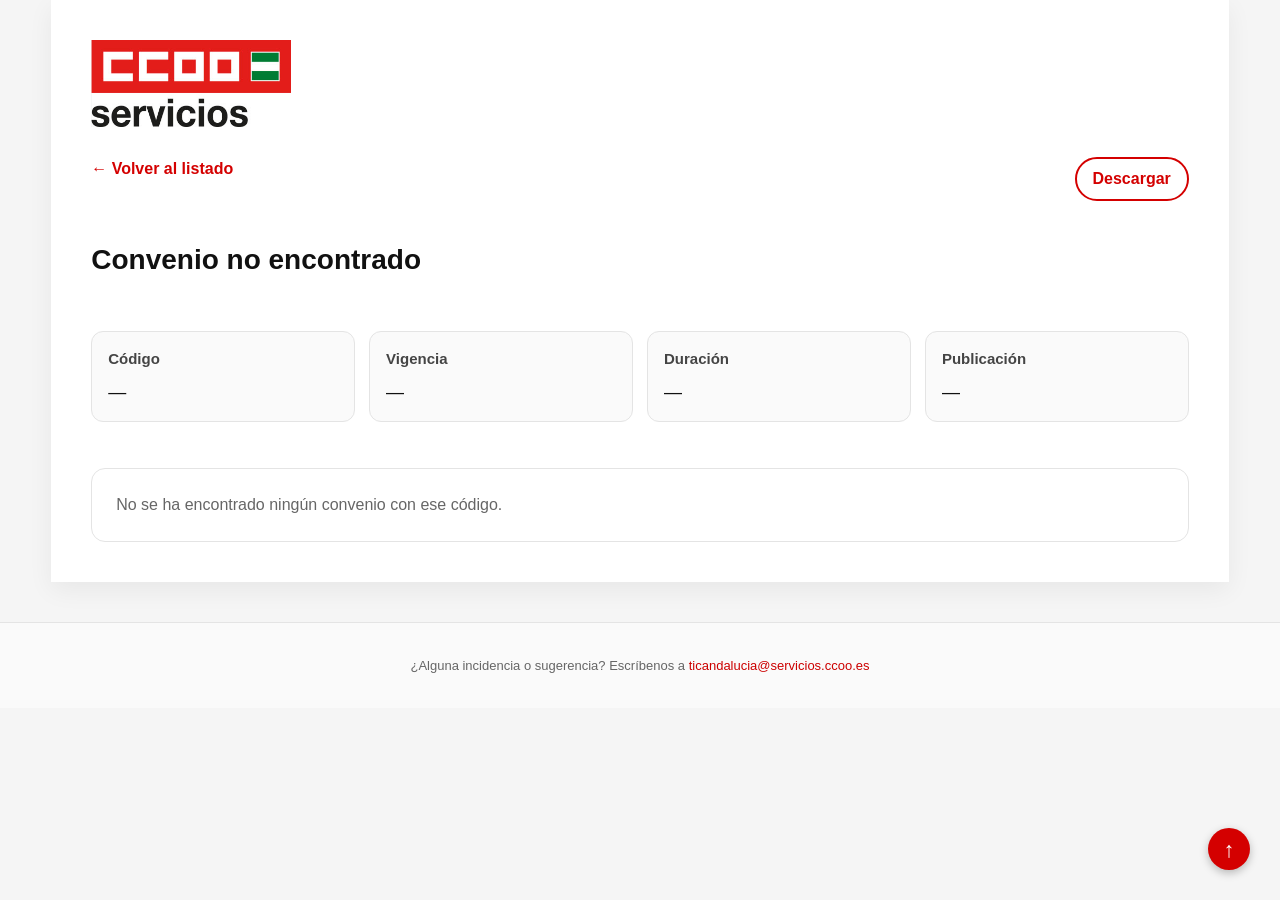
<file: detalle.html>
<!DOCTYPE html>
<html lang="es">
<head>
  <meta charset="UTF-8">
  <meta name="viewport" content="width=device-width, initial-scale=1.0">
  <title>Detalle del convenio</title>
  <meta name="description" content="Detalle de convenio colectivo">
  <link rel="stylesheet" href="style.css">
</head>
<body>

<a aria-label="Volver arriba" class="volver-arriba" href="#">↑</a>

<div class="container detalle-page">

  <img src="img/ccoo.png" class="logo" alt="CCOO Servicios Andalucía">

<div class="detalle-topbar">
  <a href="index.html" class="volver-listado">← Volver al listado</a>

  <a id="btnDescargar" class="btn-descargar" href="#" target="_blank" rel="noopener" title="Descarga el convenio">
    Descargar
  </a>
</div>

<p class="detalle-kicker" id="detalleProvinciaSector"></p>

  <header class="detalle-hero">
    <div class="detalle-hero-texto">
      <h2 id="detalleTitulo">Detalle del convenio</h2>
      <div class="detalle-hero-meta">
        <span class="estado" id="detalleEstado" hidden></span>
      </div>
    </div>
  </header>

  <section class="detalle-resumen-grid" id="detalleResumen">
    <div class="detalle-card">
      <h3>Código</h3>
      <p id="metaCodigo">—</p>
    </div>

    <div class="detalle-card">
      <h3>Vigencia</h3>
      <p id="metaVigencia">—</p>
    </div>

    <div class="detalle-card">
      <h3>Duración</h3>
      <p id="metaDuracion">—</p>
    </div>

    <div class="detalle-card">
      <h3>Publicación</h3>
      <p id="metaPublicacion">—</p>
    </div>
  </section>

  <section class="detalle-tabs-wrap">
    <div class="detalle-tabs" id="detalleTabs" role="tablist" aria-label="Apartados del convenio"></div>

    <div class="detalle-tab-panel" id="detallePanel">
      <p class="detalle-empty">Selecciona un apartado.</p>
    </div>
  </section>

</div>

<script src="detalle.js"></script>
</body>
<footer class="footer">
  <p>
    ¿Alguna incidencia o sugerencia? Escríbenos a
    <a href="mailto:ticandalucia@servicios.ccoo.es">
      ticandalucia@servicios.ccoo.es
    </a>
  </p>
</footer>
</html>
</file>
<file: style.css>
html {
  scroll-behavior: smooth;
}

body {
  font-family: Arial, Helvetica, sans-serif;
  background: #f5f5f5;
  margin: 0;
  color: #222;
  line-height: 1.5;
}

.container {
  max-width: 1155px;
  width: 92%;
  margin: 0 auto;
  background: #fff;
  padding: 40px;
  box-sizing: border-box;
  box-shadow: 0 8px 24px rgba(0, 0, 0, 0.06);
}

.logo {
  width: 200px;
  margin-bottom: 30px;
  display: block;
}

h1 {
  text-align: center;
  font-size: 42px;
  margin: 0 0 14px;
}

.intro {
  text-align: center;
  color: #666;
  margin: 0 0 28px;
  font-size: 16px;
  line-height: 1.6;
}

h2 {
  margin: 50px 0 20px;
  font-size: 28px;
  color: #111;
}

.indice-provincias,
.leyenda-estados,
.leyenda-sectores {
  display: flex;
  flex-wrap: wrap;
  justify-content: center;
  gap: 10px 14px;
  margin-bottom: 16px;
}

.indice-provincias button,
.leyenda-estados button,
.leyenda-sectores button {
  font: inherit;
  cursor: pointer;
}

.provincia-filtro,
.estado-item,
.sector-item {
  border: 1px solid #d9d9d9;
  border-radius: 999px;
  background: #fafafa;
  padding: 8px 16px;
  transition: all 0.2s ease;
  box-shadow: 0 1px 2px rgba(0, 0, 0, 0.04);
}

.provincia-filtro {
  color: #d40000;
  font-weight: 600;
}

.provincia-filtro:hover,
.provincia-filtro.activo {
  background: #d40000;
  color: #fff;
  border-color: #d40000;
  transform: translateY(-1px);
  box-shadow: 0 3px 8px rgba(212, 0, 0, 0.16);
}

.estado-item,
.sector-item {
  display: inline-flex;
  align-items: center;
  gap: 8px;
  color: #333;
  background: #fff;
}

.estado-item:hover,
.estado-item.activo,
.sector-item:hover,
.sector-item.activo {
  transform: translateY(-1px);
  border-color: #222;
  background: #f7f7f7;
  box-shadow: 0 3px 8px rgba(0, 0, 0, 0.08);
}

.provincia-filtro:focus-visible,
.estado-item:focus-visible,
.sector-item:focus-visible {
  outline: none;
  box-shadow: 0 0 0 3px rgba(212, 0, 0, 0.16);
}

.badge {
  width: 14px;
  height: 14px;
  border-radius: 3px;
  display: inline-block;
  flex: 0 0 14px;
}

.badge.vigente { background: #2e7d32; }
.badge.negociacion { background: #1976d2; }
.badge.ultra { background: #f5a623; }
.badge.caducado { background: #777; }
.badge.bloqueado { background: #c62828; }

.andalucia,
.provincia {
  display: flex;
  gap: 50px;
  align-items: flex-start;
  margin-bottom: 40px;
}

.mapa,
.provincia img {
  flex: 0 0 350px;
}

.mapa img,
.provincia img {
  width: 100%;
  max-width: 350px;
  height: 230px;
  object-fit: contain;
  display: block;
}

.convenio-item {
  display: flex;
  flex-wrap: wrap;
  align-items: center;
  gap: 6px;
}

.convenio-item {
  display: flex;
  flex-wrap: wrap;
  align-items: center;
  gap: 6px;
}

.convenios ul,
.provincia ul {
  color: #d40000;
  line-height: 1.45;
  margin: 0;
  padding-left: 24px;
}

.convenios li,
.provincia li {
  margin-bottom: 0;
  padding: 2px 0;
  border-radius: 6px;
  transition: background 0.15s ease;
}

.convenios li:hover,
.provincia li:hover {
  background: #fafafa;
}

.convenios ul a,
.provincia ul a {
  color: #d40000;
  text-decoration: none;
}

.convenios ul a:hover,
.provincia ul a:hover {
  text-decoration: underline;
}

.estado {
  color: #fff;
  font-size: 11px;              
  font-weight: 600;             
  padding: 4px 8px;             
  margin-left: 8px;
  border-radius: 999px;         
  display: inline-flex;         
  align-items: center;          
  line-height: 1;               
  letter-spacing: 0.03em;       
  white-space: nowrap;
  flex-shrink: 0;
  cursor: pointer;
}

.estado::before {
  content: "";
  width: 6px;
  height: 6px;
  border-radius: 50%;
  background: rgba(255,255,255,0.9);
  margin-right: 6px;
}

.estado.vigente { background: #2e7d32; }
.estado.negociacion { background: #1976d2; }
.estado.ultraactividad { background: #f5a623; }
.estado.caducado { background: #666; }

.estado.bloqueado {
  background: #c62828;
  color: #fff;
  box-shadow: 0 0 0 1px rgba(0,0,0,0.05);
}

/* .provincia li.caducado {
  color: #777;
} */

/* .provincia li.caducado .texto-caducado {
  text-decoration: line-through;
} */

.estado:hover {
  opacity: 0.92;
  transform: translateY(-1px);
}

.volver-arriba {
  position: fixed;
  bottom: 30px;
  right: 30px;
  background: #d40000;
  color: white;
  font-size: 22px;
  width: 42px;
  height: 42px;
  display: flex;
  align-items: center;
  justify-content: center;
  text-decoration: none;
  border-radius: 50%;
  box-shadow: 0 3px 8px rgba(0, 0, 0, 0.25);
  transition: background 0.2s;
  z-index: 1000;
}

.volver-arriba:hover {
  background: #a80000;
}

@media (max-width: 900px) {
  .container {
    padding: 24px;
  }

  h1 {
    font-size: 34px;
  }

  h2 {
    font-size: 24px;
  }

  .andalucia,
  .provincia {
    flex-direction: column;
    gap: 20px;
  }

  .mapa,
  .provincia img,
  .mapa img {
    width: 100%;
    max-width: 350px;
    height: auto;
    flex: none;
  }

  .indice-provincias,
  .leyenda-estados,
  .leyenda-sectores {
    justify-content: flex-start;
  }

  .provincia-filtro,
  .estado-item,
  .sector-item {
    font-size: 14px;
    padding: 8px 14px;
  }
}
.oculto { display: none !important; }


.provincia li,
.convenios li {
  padding: 6px 4px;
}

.convenio-cabecera {
  display: flex;
  align-items: center;
  gap: 8px;
  flex-wrap: nowrap;
}

.convenio-cabecera a {
  white-space: normal;
}

.convenio-cabecera > a,
.convenio-cabecera > .texto-caducado {
  margin-right: 2px;
}

.convenio-acciones {
  display: inline-flex;
  align-items: center;
  gap: 6px;
}

.icono-accion {
  display: inline-flex;
  align-items: center;
  justify-content: center;
  width: 22px;
  height: 22px;
  padding: 0;
  border: 0;
  background: transparent;
  color: #111;
  cursor: pointer;
  line-height: 1;
  border-radius: 6px;
  transition: transform 0.18s ease, background-color 0.18s ease, color 0.18s ease;
}

.icono-accion svg {
  width: 22px;
  height: 22px;
  display: block;
}

.icono-accion:hover,
.icono-accion:focus-visible {
  color: #000;
  background-color: rgba(0, 0, 0, 0.06);
  transform: scale(1.12);
  outline: none;
}

.convenio-cabecera .estado {
  margin-left: 2px;
}

@media (max-width: 900px) {
  .convenio-cabecera {
    gap: 7px;
  }

  .icono-accion {
    width: 21px;
    height: 21px;
  }

  .icono-accion svg {
    width: 17px;
    height: 17px;
  }
}


/* ===== detalle.html ===== */

.detalle-page {
  max-width: 1180px;
}

.volver-listado {
  display: inline-block;
  margin-bottom: 20px;
  color: #d40000;
  text-decoration: none;
  font-weight: 600;
}

.volver-listado:hover {
  text-decoration: underline;
}

.detalle-hero {
  margin-bottom: 24px;
}

.detalle-kicker {
  margin: 0 0 8px 0;
  color: #666;
  font-size: 15px;
  line-height: 1.4;
}

.detalle-hero-texto h1 {
  text-align: left;
  margin: 0 0 8px 0;
}

.detalle-hero-meta {
  display: flex;
  align-items: center;
  gap: 10px;
}

.detalle-resumen-grid {
  display: grid;
  grid-template-columns: repeat(4, minmax(0, 1fr));
  gap: 14px;
  margin-top: 6px;
  margin-bottom: 30px;
}

.detalle-card {
  background: #fafafa;
  border: 1px solid #e4e4e4;
  border-radius: 12px;
  padding: 16px;
}

.detalle-card h3 {
  margin: 0 0 8px 0;
  font-size: 15px;
  color: #444;
}

.detalle-card p {
  margin: 0;
  font-size: 18px;
  line-height: 1.45;
  color: #111;
  word-break: break-word;
}

.detalle-tabs-wrap {
  margin-top: 10px;
}

.detalle-tabs {
  display: flex;
  flex-wrap: wrap;
  gap: 8px;
  margin-bottom: 16px;
}

.detalle-tab {
  font: inherit;
  cursor: pointer;
  border: 1px solid #d9d9d9;
  border-radius: 999px;
  background: #fafafa;
  color: #333;
  padding: 8px 16px;
  transition: all 0.2s ease;
}

.detalle-tab:hover {
  transform: translateY(-1px);
  background: #f7f7f7;
  border-color: #222;
}

.detalle-tab.activa {
  background: #d40000;
  color: #fff;
  border-color: #d40000;
  box-shadow: 0 3px 8px rgba(212, 0, 0, 0.16);
}

.detalle-tab-panel {
  border: 1px solid #e4e4e4;
  border-radius: 14px;
  padding: 24px;
  background: #fff;
}

.detalle-item + .detalle-item,
.detalle-subsection + .detalle-item,
.detalle-item + .detalle-subsection,
.detalle-subsection + .detalle-subsection {
  margin-top: 22px;
}

.detalle-item h3,
.detalle-subsection h3 {
  margin: 0 0 8px 0;
  font-size: 22px;
  color: #111;
}

.detalle-item h4 {
  margin: 0 0 6px 0;
  font-size: 17px;
  color: #444;
}

.detalle-item p {
  margin: 0;
  color: #333;
  line-height: 1.7;
  white-space: pre-line;
}

.detalle-subsection {
  padding-top: 6px;
}

.detalle-subsection .detalle-item {
  margin-top: 14px;
}

.detalle-empty {
  margin: 0;
  color: #666;
  font-size: 16px;
}

@media (max-width: 900px) {
  .detalle-resumen-grid {
    grid-template-columns: repeat(2, minmax(0, 1fr));
  }

  .detalle-hero-texto h1 {
    font-size: 34px;
  }

  .detalle-item h3,
  .detalle-subsection h3 {
    font-size: 20px;
  }
}

@media (max-width: 560px) {
  .detalle-resumen-grid {
    grid-template-columns: 1fr;
  }

  .detalle-tab-panel {
    padding: 18px;
  }
}

/* --- BLOQUE VISUAL POR PROVINCIA --- */
.provincia {
  display: flex;
  gap: 40px;
  align-items: center;
  margin-bottom: 40px;

  background: #ffffff;
  border: 1px solid #e4e4e4;
  border-radius: 14px;
  padding: 16px 20px;

  box-shadow: 0 2px 6px rgba(0, 0, 0, 0.04);
}

.container h2 {
  margin: 28px 0 12px;
  font-size: 28px;
  color: #111;
}

/* #detalleTitulo {
  text-align: center;
} */


.provincia ul {
  margin: 0;
  padding-left: 0;
}

.footer {
  margin-top: 40px;
  padding: 20px;
  text-align: center;
  font-size: 13px;
  color: #666;
  border-top: 1px solid #e4e4e4;
  background: #fafafa;
}

.footer a {
  color: #cc0000;
  font-weight: 500;
  text-decoration: none;
}

.footer a:hover {
  text-decoration: underline;
}

.detalle-hero {
  display: flex;
  justify-content: space-between;
  align-items: flex-start;
}

.detalle-hero-acciones {
  margin-top: 10px;
}

.btn-descargar {
  display: inline-block;
  padding: 8px 16px;
  border: 2px solid #d40000;
  color: #d40000;
  border-radius: 999px;
  text-decoration: none;
  font-weight: 600;
  transition: all 0.2s ease;
}

.btn-descargar:hover {
  background: #d40000;
  color: #fff;
}

.detalle-topbar {
  display: flex;
  justify-content: space-between;
  align-items: center;
  margin-bottom: 10px;
}

/* Ajustes para móvil */
@media (max-width: 600px) {
  .convenio-item {
    align-items: flex-start;
  }

  .convenio-cabecera {
    flex-direction: column;
    align-items: flex-start;
    flex-wrap: wrap;
  }

  .convenio-cabecera a {
    white-space: normal;
    width: 100%;
  }

  .estado {
    margin-left: 0;
    margin-top: 2px;
  }

  .convenio-acciones {
    margin-top: 4px;
    display: flex;
  }

  .icono-accion {
    margin-left: 4px;
  }
  
  .detalle-topbar {
    flex-direction: column;
    align-items: flex-start;
    gap: 8px;
  }
  
}
</file>
